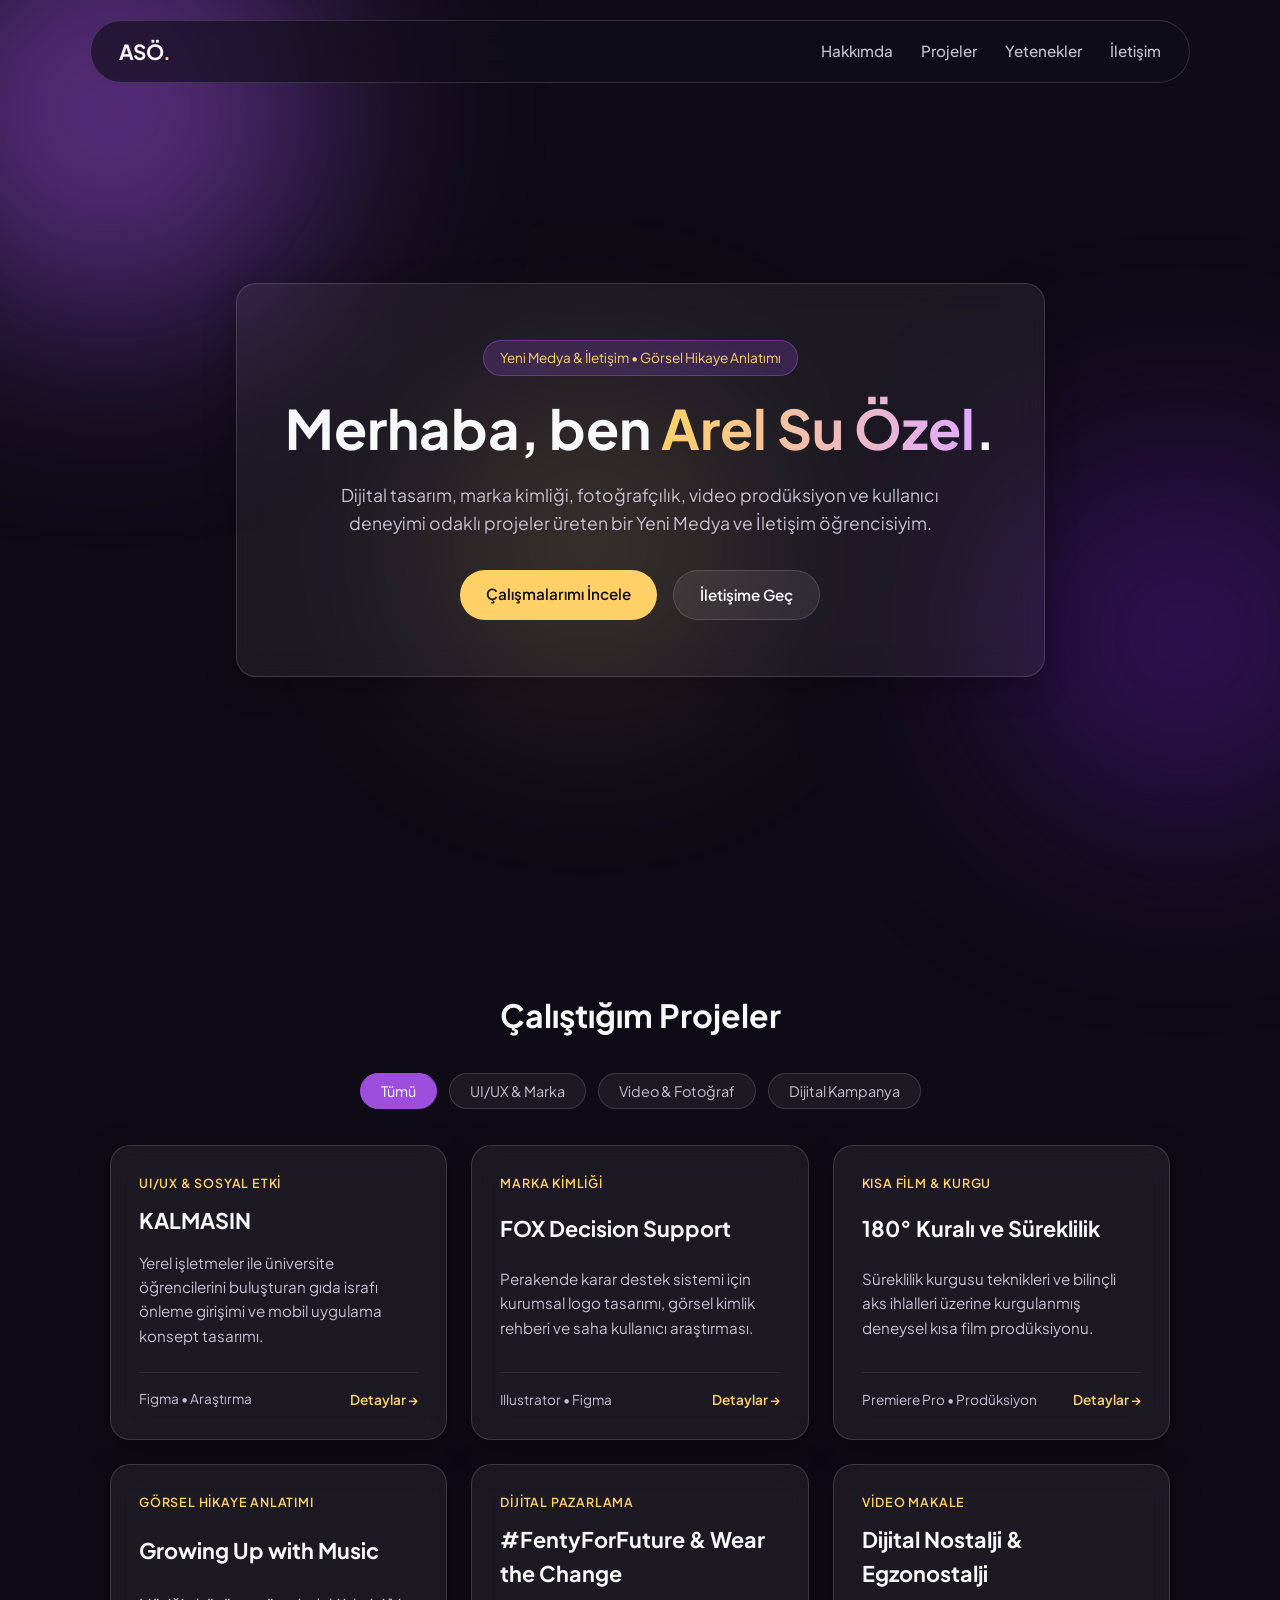
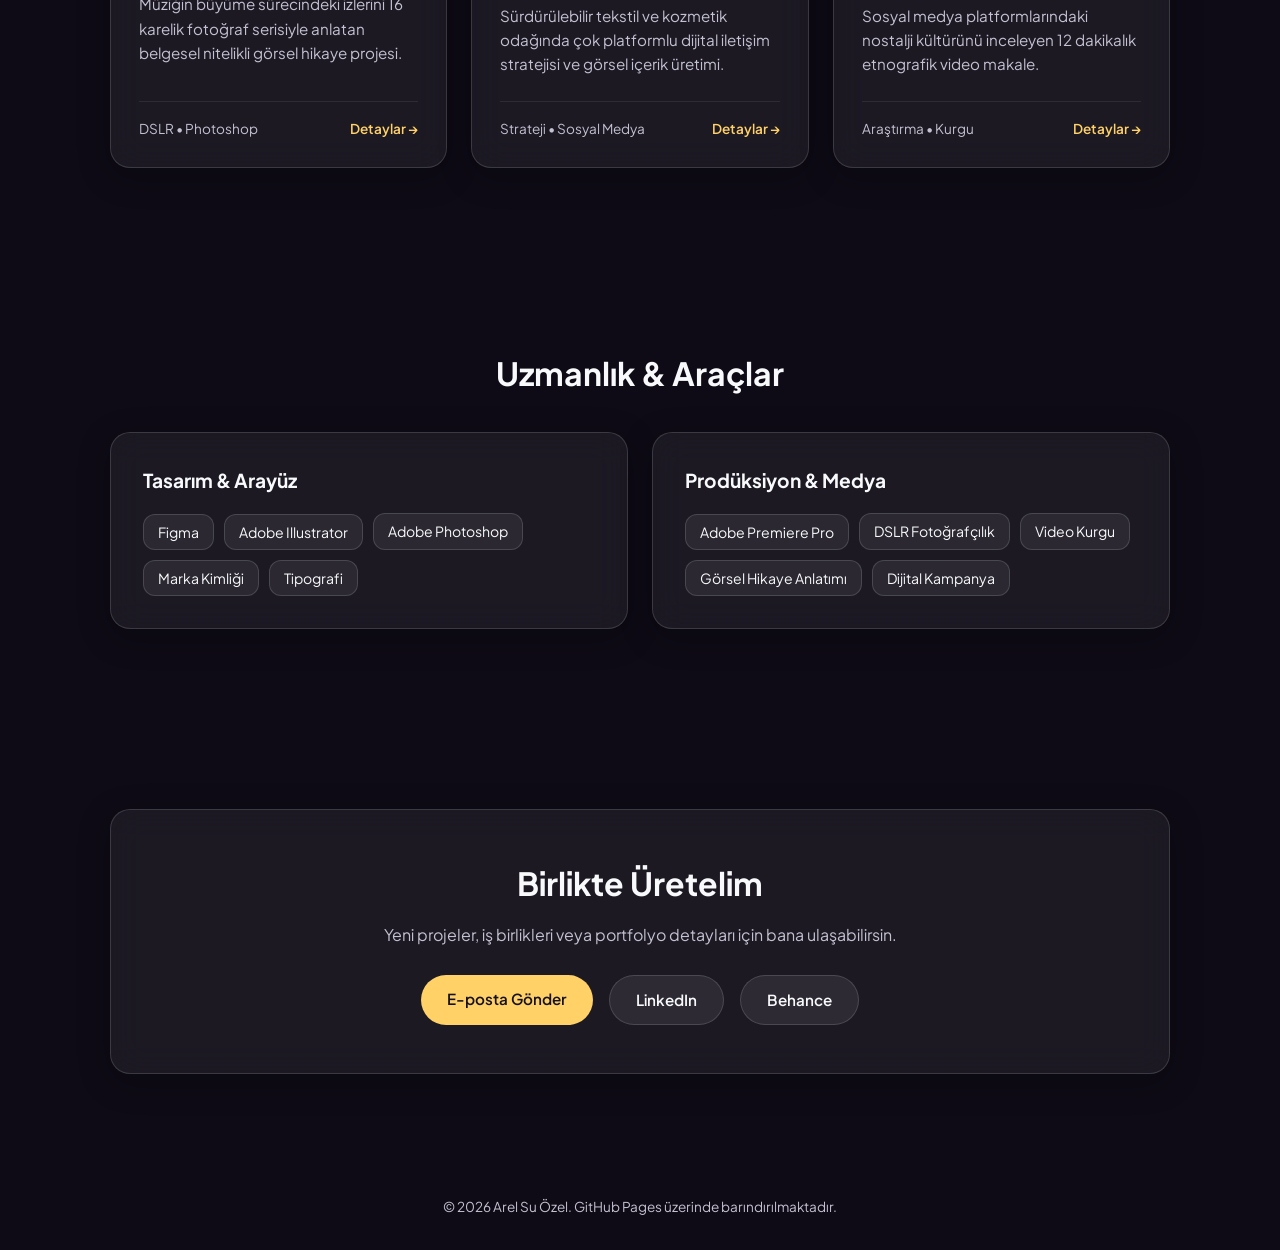
<file: KALMASIN/Portfolyo/index.html>
<!DOCTYPE html>
<html lang="tr">
<head>
    <meta charset="UTF-8">
    <meta name="viewport" content="width=device-width, initial-scale=1.0">
    <title>Arel Su Özel | Portfolyo</title>
    <!-- Google Fonts: Plus Jakarta Sans -->
    <link rel="preconnect" href="https://fonts.googleapis.com">
    <link rel="preconnect" href="https://fonts.gstatic.com" crossorigin>
    <link href="https://fonts.googleapis.com/css2?family=Plus+Jakarta+Sans:wght@300;400;600;700&display=swap" rel="stylesheet">
    <!-- CSS Bağlantısı -->
    <link rel="stylesheet" href="style.css">
</head>
<body>
    <!-- Arka Plan Işık Küreleri (Glassmorphism derinliği için) -->
    <div class="bg-orb orb-1"></div>
    <div class="bg-orb orb-2"></div>
    <div class="bg-orb orb-3"></div>

    <!-- Üst Navigasyon -->
    <header class="glass-nav">
        <div class="nav-container">
            <a href="#" class="logo">ASÖ<span>.</span></a>
            <nav class="nav-links" id="navLinks">
                <a href="#hakkimda">Hakkımda</a>
                <a href="#projeler">Projeler</a>
                <a href="#yetenekler">Yetenekler</a>
                <a href="#iletisim">İletişim</a>
            </nav>
            <button class="menu-toggle" id="menuToggle" aria-label="Menüyü Aç">☰</button>
        </div>
    </header>

    <main>
        <!-- Hero Bölümü -->
        <section id="hakkimda" class="hero-section">
            <div class="glass-card hero-card">
                <span class="badge">Yeni Medya & İletişim • Görsel Hikaye Anlatımı</span>
                <h1>Merhaba, ben <span class="highlight">Arel Su Özel</span>.</h1>
                <p>
                    Dijital tasarım, marka kimliği, fotoğrafçılık, video prodüksiyon ve kullanıcı deneyimi odaklı projeler üreten bir Yeni Medya ve İletişim öğrencisiyim.
                </p>
                <div class="hero-buttons">
                    <a href="#projeler" class="btn btn-primary">Çalışmalarımı İncele</a>
                    <a href="#iletisim" class="btn btn-secondary">İletişime Geç</a>
                </div>
            </div>
        </section>

        <!-- Projeler Bölümü -->
        <section id="projeler" class="section-container">
            <h2 class="section-title">Çalıştığım Projeler</h2>
            
            <!-- Filtre Butonları -->
            <div class="filter-bar">
                <button class="filter-btn active" data-filter="all">Tümü</button>
                <button class="filter-btn" data-filter="ux">UI/UX & Marka</button>
                <button class="filter-btn" data-filter="video">Video & Fotoğraf</button>
                <button class="filter-btn" data-filter="kampanya">Dijital Kampanya</button>
            </div>

            <!-- Proje Kartları -->
            <div class="projects-grid">
                <article class="glass-card project-card" data-category="ux">
                    <div class="project-tag">UI/UX & Sosyal Etki</div>
                    <h3>KALMASIN</h3>
                    <p>Yerel işletmeler ile üniversite öğrencilerini buluşturan gıda israfı önleme girişimi ve mobil uygulama konsept tasarımı.</p>
                    <div class="project-footer">
                        <span>Figma • Araştırma</span>
                        <a href="#" class="project-link">Detaylar →</a>
                    </div>
                </article>

                <article class="glass-card project-card" data-category="ux">
                    <div class="project-tag">Marka Kimliği</div>
                    <h3>FOX Decision Support</h3>
                    <p>Perakende karar destek sistemi için kurumsal logo tasarımı, görsel kimlik rehberi ve saha kullanıcı araştırması.</p>
                    <div class="project-footer">
                        <span>Illustrator • Figma</span>
                        <a href="#" class="project-link">Detaylar →</a>
                    </div>
                </article>

                <article class="glass-card project-card" data-category="video">
                    <div class="project-tag">Kısa Film & Kurgu</div>
                    <h3>180° Kuralı ve Süreklilik</h3>
                    <p>Süreklilik kurgusu teknikleri ve bilinçli aks ihlalleri üzerine kurgulanmış deneysel kısa film prodüksiyonu.</p>
                    <div class="project-footer">
                        <span>Premiere Pro • Prodüksiyon</span>
                        <a href="#" class="project-link">Detaylar →</a>
                    </div>
                </article>

                <article class="glass-card project-card" data-category="video">
                    <div class="project-tag">Görsel Hikaye Anlatımı</div>
                    <h3>Growing Up with Music</h3>
                    <p>Müziğin büyüme sürecindeki izlerini 16 karelik fotoğraf serisiyle anlatan belgesel nitelikli görsel hikaye projesi.</p>
                    <div class="project-footer">
                        <span>DSLR • Photoshop</span>
                        <a href="#" class="project-link">Detaylar →</a>
                    </div>
                </article>

                <article class="glass-card project-card" data-category="kampanya">
                    <div class="project-tag">Dijital Pazarlama</div>
                    <h3>#FentyForFuture & Wear the Change</h3>
                    <p>Sürdürülebilir tekstil ve kozmetik odağında çok platformlu dijital iletişim stratejisi ve görsel içerik üretimi.</p>
                    <div class="project-footer">
                        <span>Strateji • Sosyal Medya</span>
                        <a href="#" class="project-link">Detaylar →</a>
                    </div>
                </article>

                <article class="glass-card project-card" data-category="video">
                    <div class="project-tag">Video Makale</div>
                    <h3>Dijital Nostalji & Egzonostalji</h3>
                    <p>Sosyal medya platformlarındaki nostalji kültürünü inceleyen 12 dakikalık etnografik video makale.</p>
                    <div class="project-footer">
                        <span>Araştırma • Kurgu</span>
                        <a href="#" class="project-link">Detaylar →</a>
                    </div>
                </article>
            </div>
        </section>

        <!-- Yetenekler & Araçlar Bölümü -->
        <section id="yetenekler" class="section-container">
            <h2 class="section-title">Uzmanlık & Araçlar</h2>
            <div class="skills-grid">
                <div class="glass-card skill-box">
                    <h3>Tasarım & Arayüz</h3>
                    <div class="tags">
                        <span>Figma</span>
                        <span>Adobe Illustrator</span>
                        <span>Adobe Photoshop</span>
                        <span>Marka Kimliği</span>
                        <span>Tipografi</span>
                    </div>
                </div>
                <div class="glass-card skill-box">
                    <h3>Prodüksiyon & Medya</h3>
                    <div class="tags">
                        <span>Adobe Premiere Pro</span>
                        <span>DSLR Fotoğrafçılık</span>
                        <span>Video Kurgu</span>
                        <span>Görsel Hikaye Anlatımı</span>
                        <span>Dijital Kampanya</span>
                    </div>
                </div>
            </div>
        </section>

        <!-- İletişim Bölümü -->
        <section id="iletisim" class="section-container">
            <div class="glass-card contact-card">
                <h2>Birlikte Üretelim</h2>
                <p>Yeni projeler, iş birlikleri veya portfolyo detayları için bana ulaşabilirsin.</p>
                <div class="contact-links">
                    <a href="mailto:ornek@email.com" class="btn btn-primary">E-posta Gönder</a>
                    <a href="https://linkedin.com" target="_blank" rel="noopener" class="btn btn-secondary">LinkedIn</a>
                    <a href="https://behance.net" target="_blank" rel="noopener" class="btn btn-secondary">Behance</a>
                </div>
            </div>
        </section>
    </main>

    <footer>
        <p>© 2026 Arel Su Özel. GitHub Pages üzerinde barındırılmaktadır.</p>
    </footer>

    <!-- JS Bağlantısı -->
    <script src="script.js"></script>
</body>
</html>
</file>
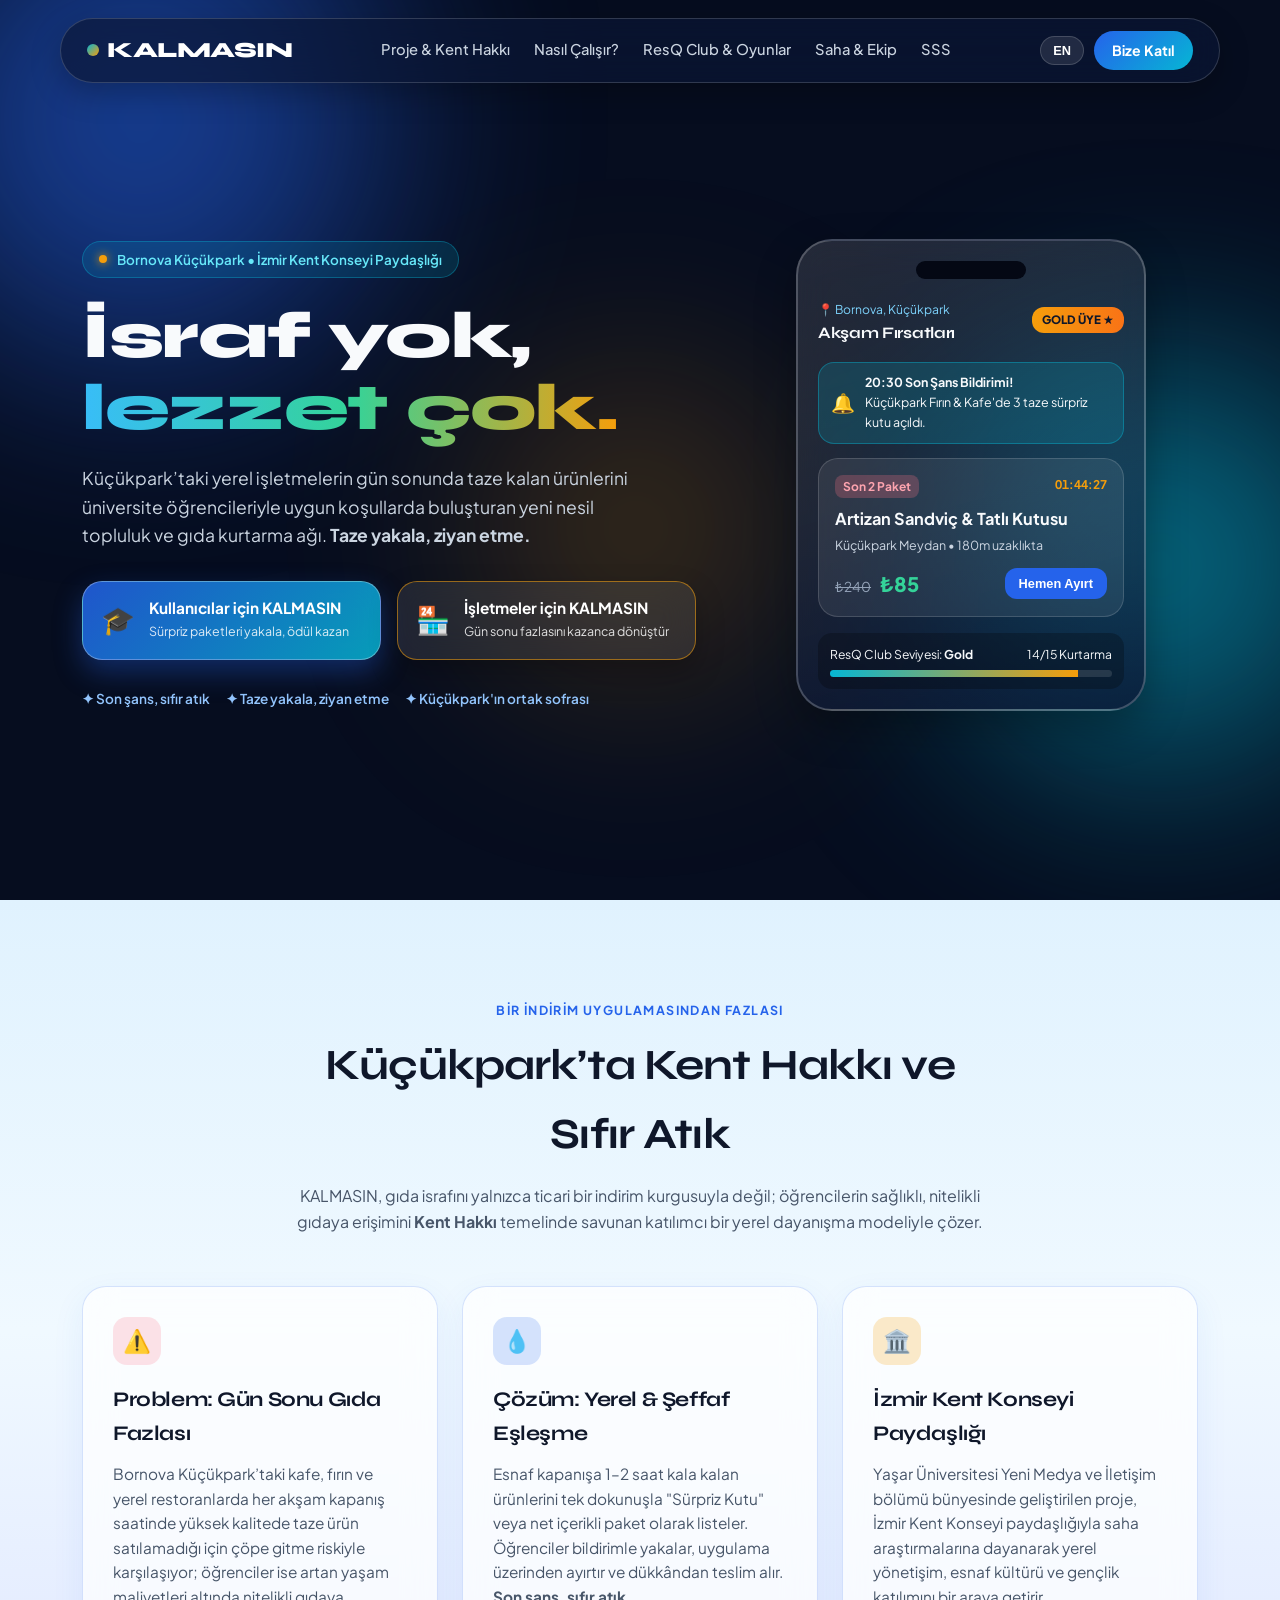
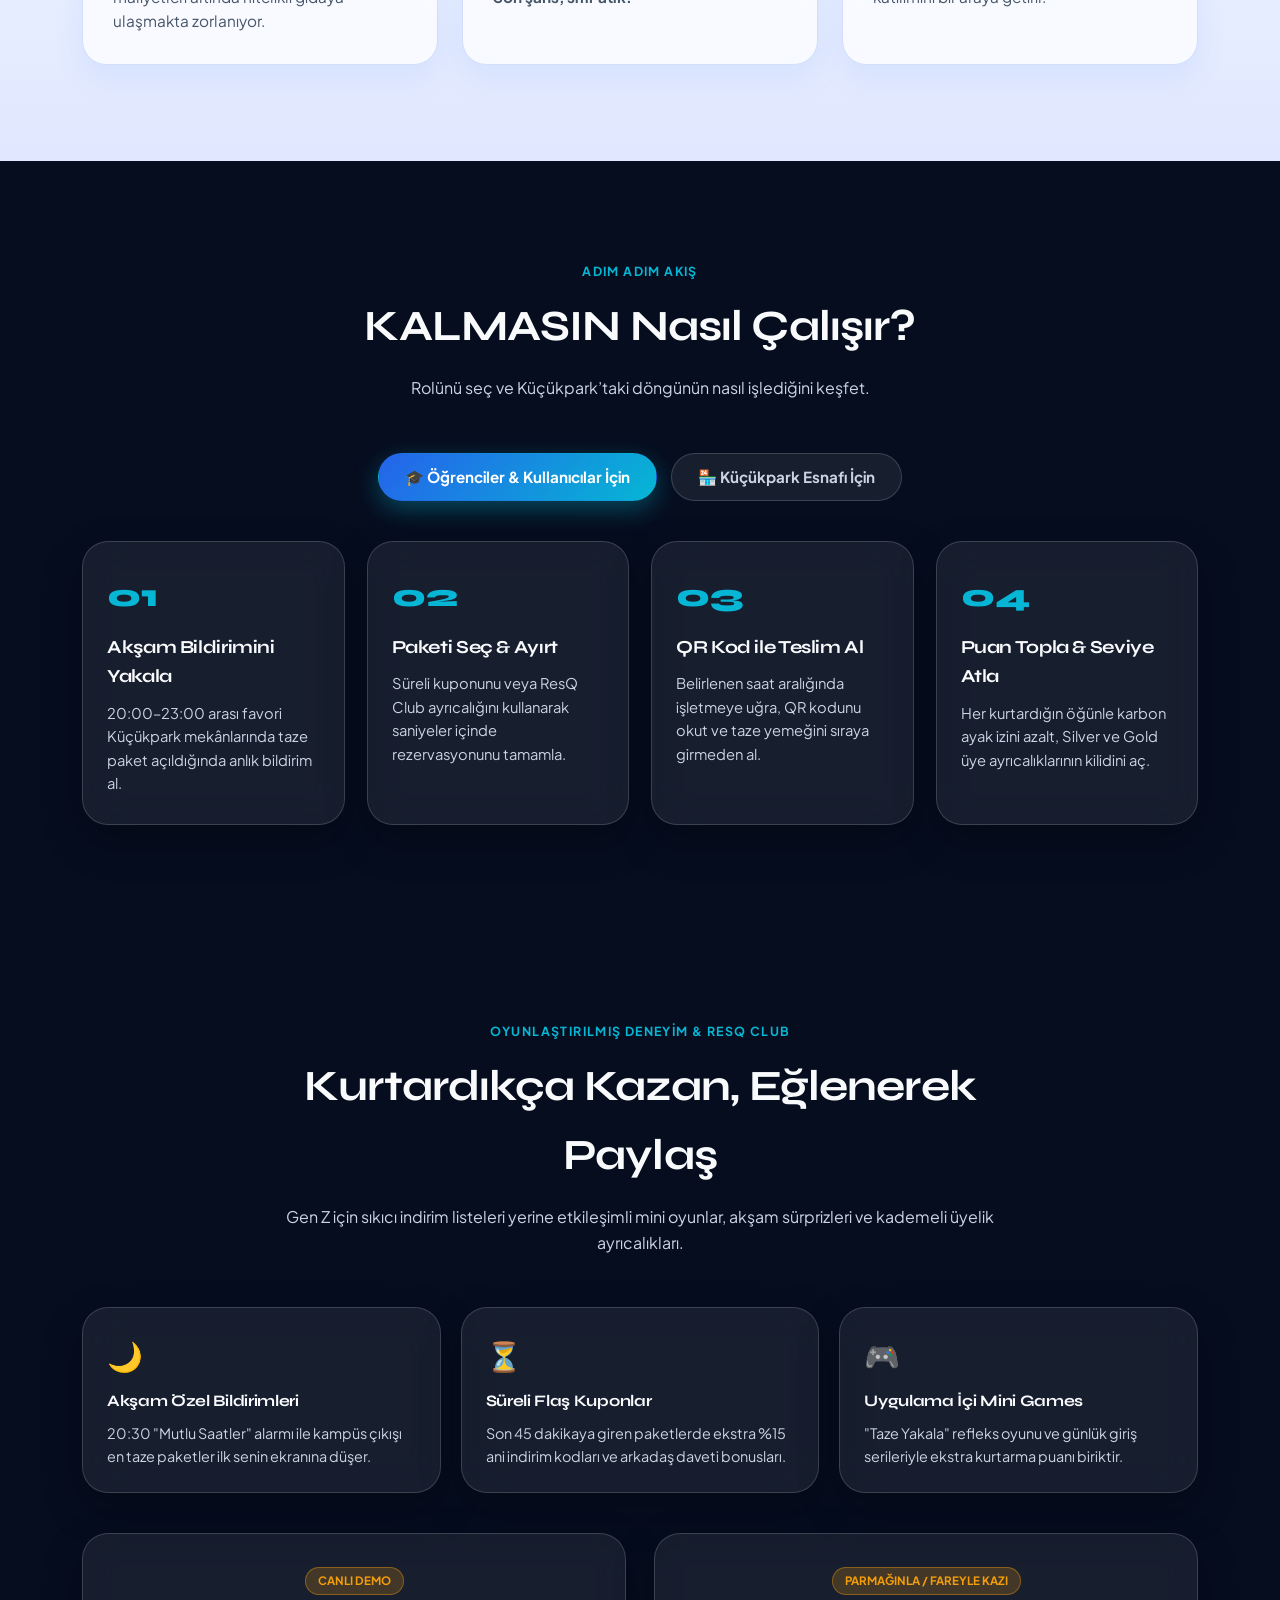
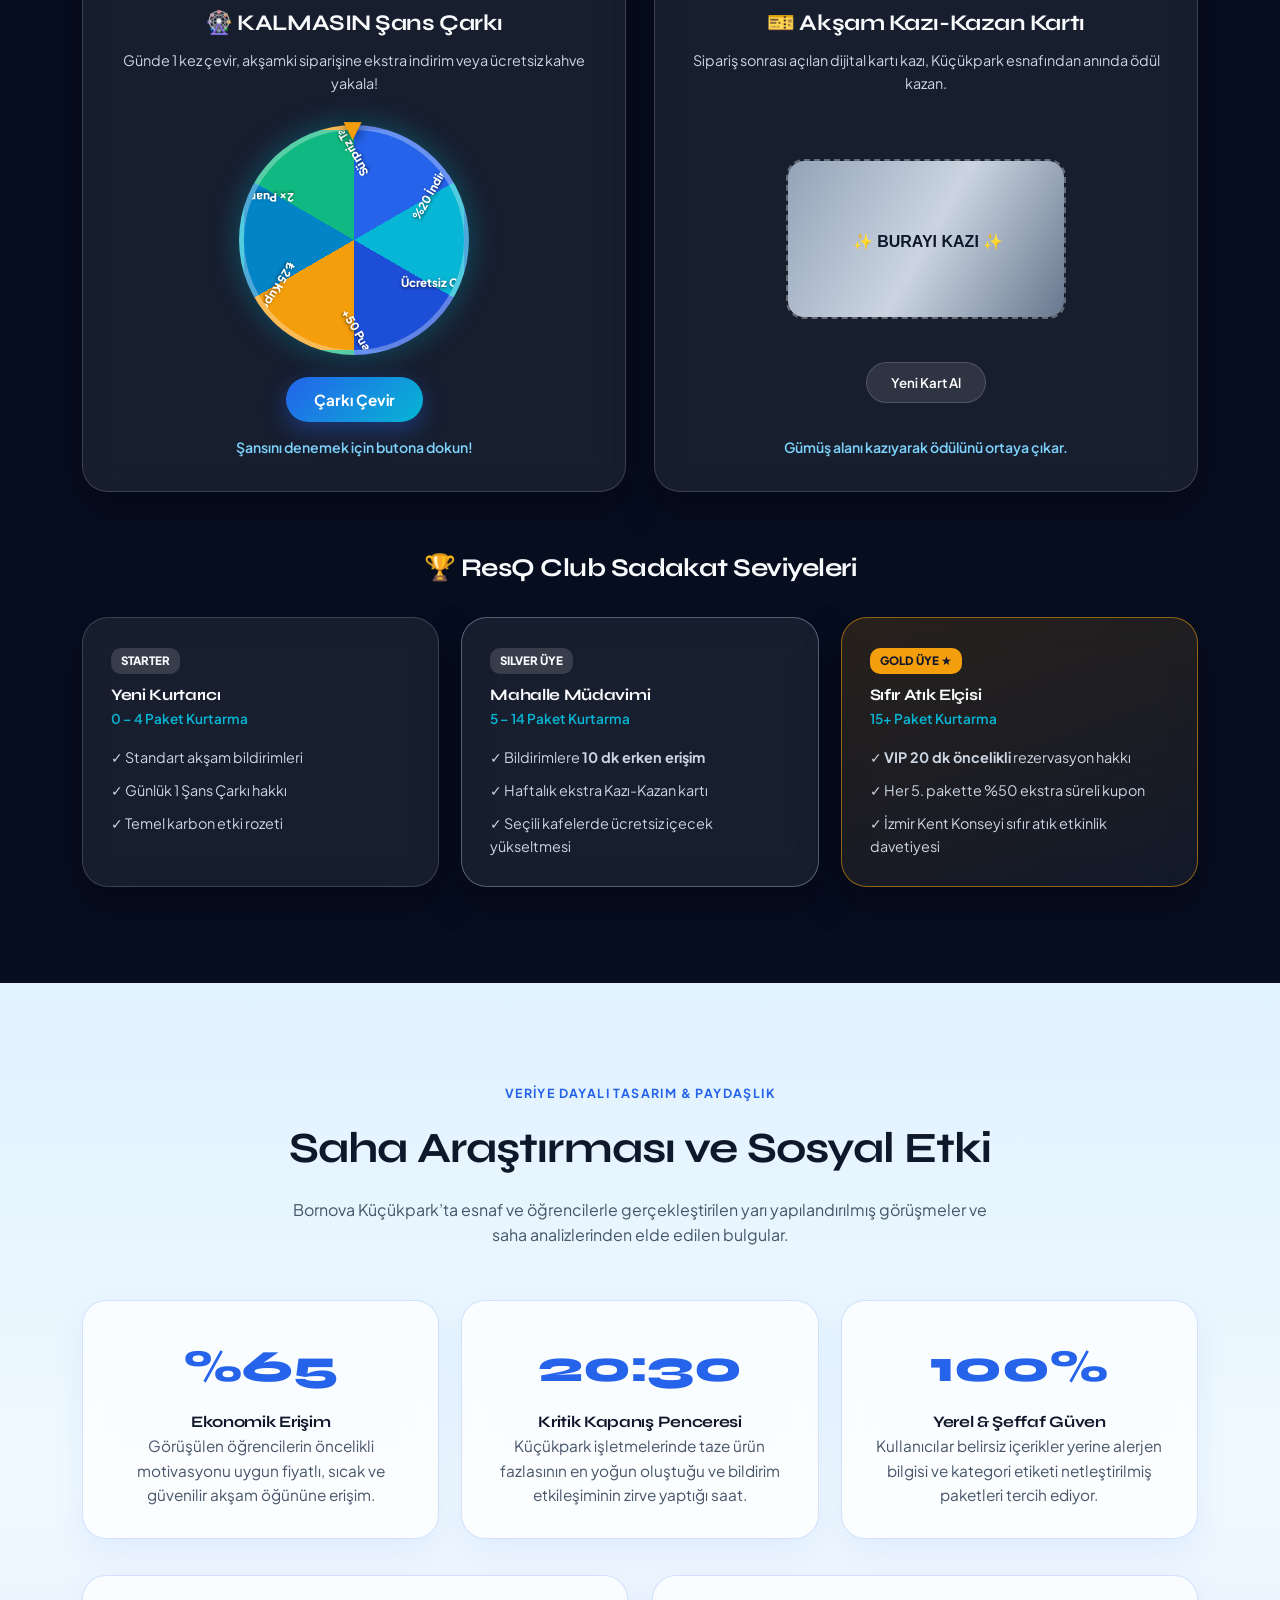
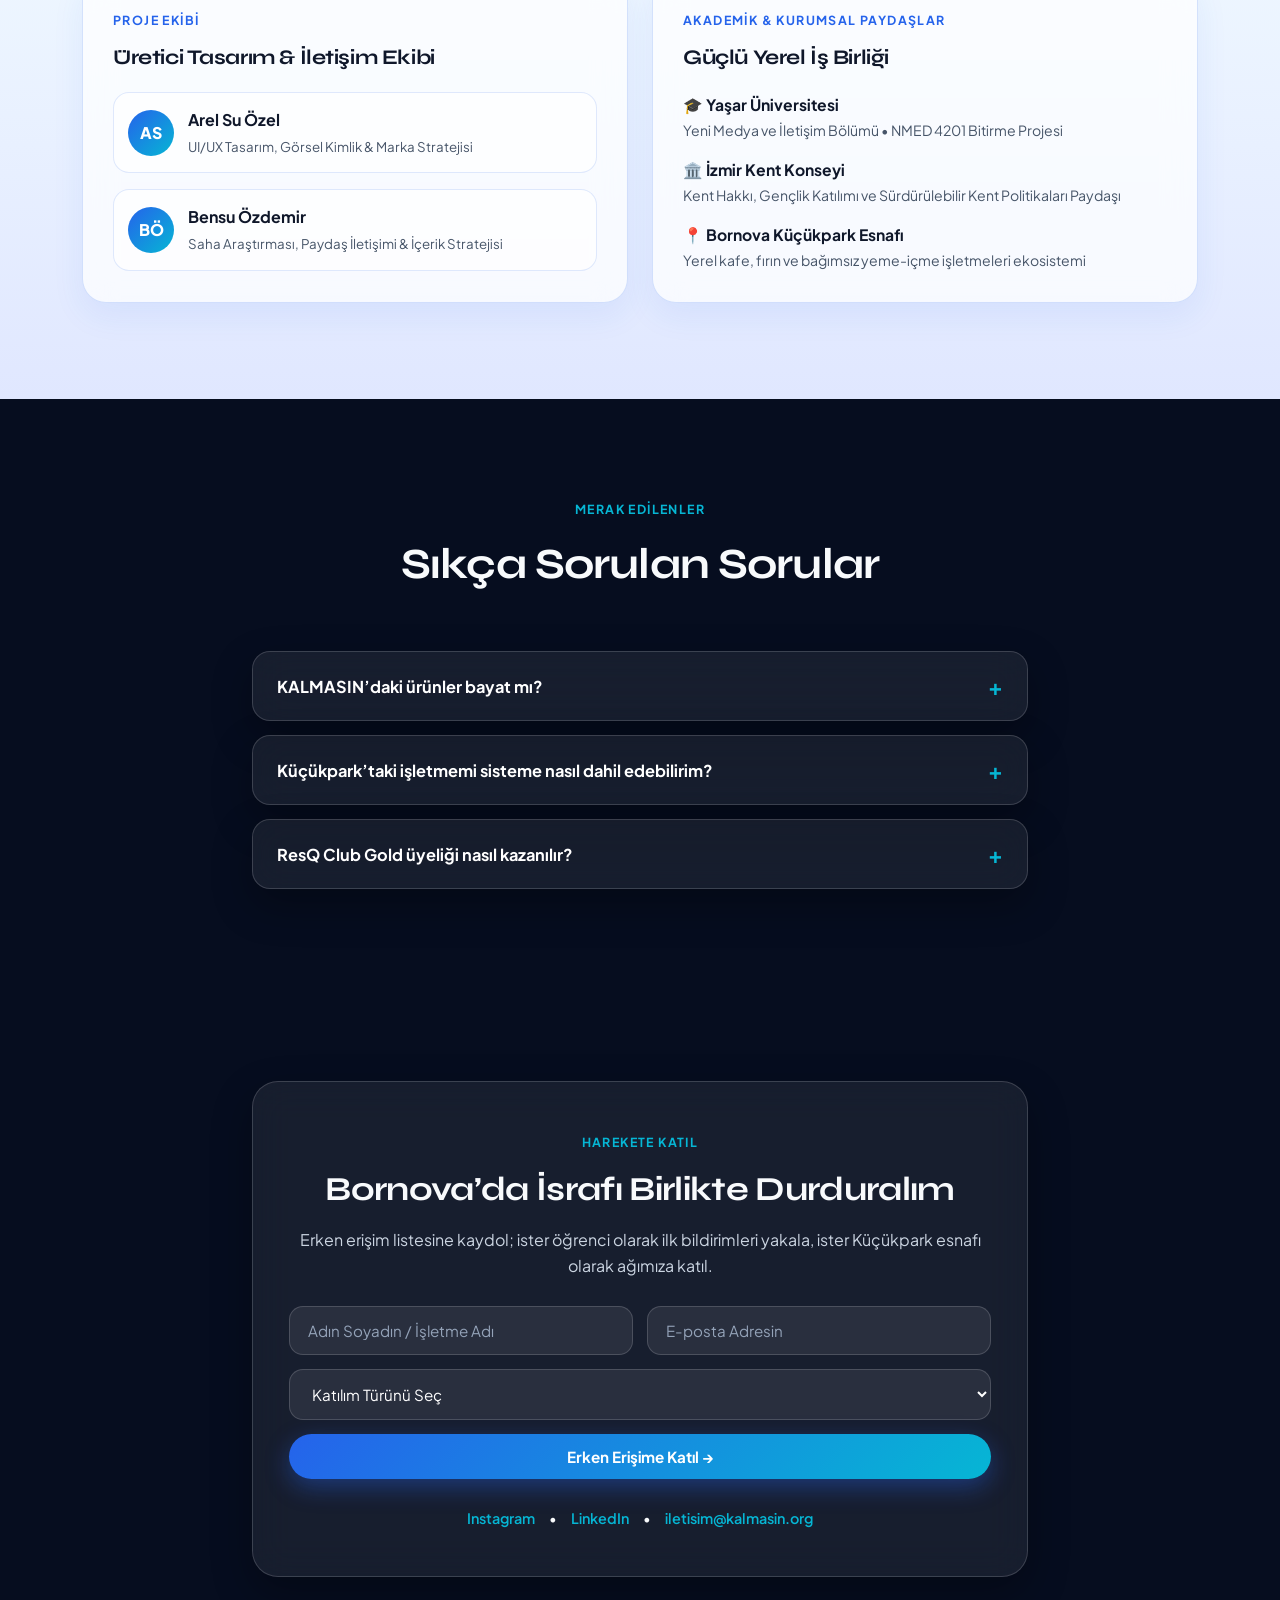
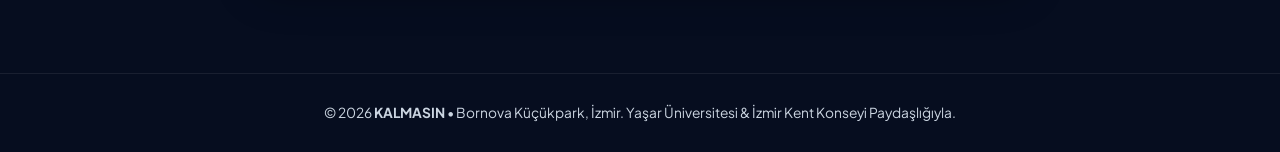
<file: KALMASIN/Portfolyo/kalmasin/index.html>
<!DOCTYPE html>
<html lang="tr">
<head>
    <meta charset="UTF-8">
    <meta name="viewport" content="width=device-width, initial-scale=1.0">
    <title>KALMASIN | İsraf Yok, Lezzet Çok • Bornova Küçükpark</title>
    <!-- Google Fonts: Syne (Bold & Akılda Kalıcı Başlıklar) + Plus Jakarta Sans (Okunaklı Metinler) -->
    <link rel="preconnect" href="https://fonts.googleapis.com">
    <link rel="preconnect" href="https://fonts.gstatic.com" crossorigin>
    <link href="https://fonts.googleapis.com/css2?family=Plus+Jakarta+Sans:wght@400;500;600;700&family=Syne:wght@700;800&display=swap" rel="stylesheet">
    <link rel="stylesheet" href="style.css">
</head>
<body>
    <!-- Hareketli Glassmorphism Arka Plan Küreleri -->
    <div class="ambient-bg">
        <div class="orb orb-blue"></div>
        <div class="orb orb-cyan"></div>
        <div class="orb orb-amber"></div>
    </div>

    <!-- Üst Navigasyon (Glass Navbar) -->
    <header class="glass-navbar">
        <div class="nav-inner">
            <a href="#hero" class="brand-logo">
                <span class="logo-dot"></span>KALMASIN
            </a>

            <nav class="nav-menu" id="navMenu">
                <a href="#hakkinda" data-i18n="nav_about">Proje & Kent Hakkı</a>
                <a href="#nasil-calisir" data-i18n="nav_how">Nasıl Çalışır?</a>
                <a href="#ayricaliklar" data-i18n="nav_perks">ResQ Club & Oyunlar</a>
                <a href="#etki" data-i18n="nav_impact">Saha & Ekip</a>
                <a href="#sss" data-i18n="nav_faq">SSS</a>
            </nav>

            <div class="nav-actions">
                <button class="lang-btn" id="langToggle" aria-label="Dil Değiştir">EN</button>
                <a href="#katil" class="btn-nav-cta" data-i18n="nav_join">Bize Katıl</a>
                <button class="mobile-toggle" id="mobileToggle" aria-label="Menü">☰</button>
            </div>
        </div>
    </header>

    <main>
        <!-- 1. HERO BÖLÜMÜ (Basic Anlatım + İki Ana Rol Butonu + Canlı App Mockup) -->
        <section id="hero" class="hero-section">
            <div class="container hero-grid">
                <div class="hero-content reveal">
                    <div class="location-pill">
                        <span class="pulse-dot"></span>
                        <span data-i18n="hero_badge">Bornova Küçükpark • İzmir Kent Konseyi Paydaşlığı</span>
                    </div>

                    <h1 class="hero-title" data-i18n="hero_title">
                        İsraf yok, <span class="gradient-text">lezzet çok.</span>
                    </h1>

                    <p class="hero-subtitle" data-i18n="hero_desc">
                        Küçükpark’taki yerel işletmelerin gün sonunda taze kalan ürünlerini üniversite öğrencileriyle uygun koşullarda buluşturan yeni nesil topluluk ve gıda kurtarma ağı. <strong>Taze yakala, ziyan etme.</strong>
                    </p>

                    <!-- İstenen İki Ana Yönlendirme Butonu -->
                    <div class="dual-role-cta">
                        <a href="#nasil-calisir" class="btn-role btn-student" data-role-select="student">
                            <span class="role-icon">🎓</span>
                            <div>
                                <strong data-i18n="btn_users">Kullanıcılar için KALMASIN</strong>
                                <small data-i18n="btn_users_sub">Sürpriz paketleri yakala, ödül kazan</small>
                            </div>
                        </a>
                        <a href="#nasil-calisir" class="btn-role btn-business" data-role-select="business">
                            <span class="role-icon">🏪</span>
                            <div>
                                <strong data-i18n="btn_business">İşletmeler için KALMASIN</strong>
                                <small data-i18n="btn_business_sub">Gün sonu fazlasını kazanca dönüştür</small>
                            </div>
                        </a>
                    </div>

                    <div class="slogan-ticker">
                        <span>✦ Son şans, sıfır atık</span>
                        <span>✦ Taze yakala, ziyan etme</span>
                        <span>✦ Küçükpark'ın ortak sofrası</span>
                    </div>
                </div>

                <!-- Hero İnteraktif Telefon Mockup -->
                <div class="hero-visual reveal">
                    <div class="phone-mockup glass-panel">
                        <div class="phone-notch"></div>
                        <div class="phone-header">
                            <div>
                                <small>📍 Bornova, Küçükpark</small>
                                <h4>Akşam Fırsatları</h4>
                            </div>
                            <span class="club-badge">GOLD ÜYE ★</span>
                        </div>

                        <!-- Akşam Saati Özel Bildirim Kartı -->
                        <div class="notif-banner">
                            <span class="notif-icon">🔔</span>
                            <div>
                                <strong>20:30 Son Şans Bildirimi!</strong>
                                <p>Küçükpark Fırın & Kafe'de 3 taze sürpriz kutu açıldı.</p>
                            </div>
                        </div>

                        <!-- Uygulama İçi Ürün Kartı -->
                        <div class="app-deal-card">
                            <div class="deal-top">
                                <span class="deal-tag">Son 2 Paket</span>
                                <span class="deal-timer" id="phoneCountdown">01:44:29</span>
                            </div>
                            <h5>Artizan Sandviç & Tatlı Kutusu</h5>
                            <p>Küçükpark Meydan • 180m uzaklıkta</p>
                            <div class="deal-price-row">
                                <div>
                                    <span class="old-price">₺240</span>
                                    <span class="new-price">₺85</span>
                                </div>
                                <button class="mini-grab-btn" id="demoGrabBtn">Hemen Ayırt</button>
                            </div>
                        </div>

                        <!-- Mini İlerleme Çubuğu -->
                        <div class="resq-progress">
                            <div class="progress-info">
                                <span>ResQ Club Seviyesi: <strong>Gold</strong></span>
                                <span>14/15 Kurtarma</span>
                            </div>
                            <div class="progress-bar">
                                <div class="progress-fill" style="width: 88%;"></div>
                            </div>
                        </div>
                    </div>
                </div>
            </div>
        </section>

        <!-- 2. PROJE HAKKINDA & PROBLEM / ÇÖZÜM (Açık Buzlu Yüzey Kontrastı) -->
        <section id="hakkinda" class="section-light">
            <div class="container">
                <div class="section-header reveal">
                    <span class="eyebrow" data-i18n="about_eyebrow">BİR İNDİRİM UYGULAMASINDAN FAZLASI</span>
                    <h2 data-i18n="about_title">Küçükpark’ta Kent Hakkı ve Sıfır Atık</h2>
                    <p data-i18n="about_lead">
                        KALMASIN, gıda israfını yalnızca ticari bir indirim kurgusuyla değil; öğrencilerin sağlıklı, nitelikli gıdaya erişimini <strong>Kent Hakkı</strong> temelinde savunan katılımcı bir yerel dayanışma modeliyle çözer.
                    </p>
                </div>

                <div class="problem-solution-grid">
                    <div class="glass-card-light reveal">
                        <div class="card-icon red-glow">⚠️</div>
                        <h3 data-i18n="prob_title">Problem: Gün Sonu Gıda Fazlası</h3>
                        <p data-i18n="prob_desc">
                            Bornova Küçükpark’taki kafe, fırın ve yerel restoranlarda her akşam kapanış saatinde yüksek kalitede taze ürün satılamadığı için çöpe gitme riskiyle karşılaşıyor; öğrenciler ise artan yaşam maliyetleri altında nitelikli gıdaya ulaşmakta zorlanıyor.
                        </p>
                    </div>

                    <div class="glass-card-light reveal">
                        <div class="card-icon blue-glow">💧</div>
                        <h3 data-i18n="sol_title">Çözüm: Yerel & Şeffaf Eşleşme</h3>
                        <p data-i18n="sol_desc">
                            Esnaf kapanışa 1–2 saat kala kalan ürünlerini tek dokunuşla "Sürpriz Kutu" veya net içerikli paket olarak listeler. Öğrenciler bildirimle yakalar, uygulama üzerinden ayırtır ve dükkândan teslim alır. <strong>Son şans, sıfır atık.</strong>
                        </p>
                    </div>

                    <div class="glass-card-light reveal">
                        <div class="card-icon amber-glow">🏛️</div>
                        <h3 data-i18n="civic_title">İzmir Kent Konseyi Paydaşlığı</h3>
                        <p data-i18n="civic_desc">
                            Yaşar Üniversitesi Yeni Medya ve İletişim bölümü bünyesinde geliştirilen proje, İzmir Kent Konseyi paydaşlığıyla saha araştırmalarına dayanarak yerel yönetişim, esnaf kültürü ve gençlik katılımını bir araya getirir.
                        </p>
                    </div>
                </div>
            </div>
        </section>

        <!-- 3. NASIL ÇALIŞIR? (İnteraktif Öğrenci / Esnaf Sekmeleri) -->
        <section id="nasil-calisir" class="section-dark">
            <div class="container">
                <div class="section-header reveal">
                    <span class="eyebrow">ADIM ADIM AKIŞ</span>
                    <h2 data-i18n="how_title">KALMASIN Nasıl Çalışır?</h2>
                    <p data-i18n="how_sub">Rolünü seç ve Küçükpark’taki döngünün nasıl işlediğini keşfet.</p>
                </div>

                <!-- Sekme Butonları -->
                <div class="tabs-wrapper reveal">
                    <button class="tab-btn active" data-tab="student" data-i18n="tab_student">🎓 Öğrenciler & Kullanıcılar İçin</button>
                    <button class="tab-btn" data-tab="business" data-i18n="tab_business">🏪 Küçükpark Esnafı İçin</button>
                </div>

                <!-- Öğrenci Akışı -->
                <div class="tab-content active" id="tab-student">
                    <div class="steps-grid">
                        <div class="glass-panel step-card">
                            <span class="step-num">01</span>
                            <h4>Akşam Bildirimini Yakala</h4>
                            <p>20:00–23:00 arası favori Küçükpark mekânlarında taze paket açıldığında anlık bildirim al.</p>
                        </div>
                        <div class="glass-panel step-card">
                            <span class="step-num">02</span>
                            <h4>Paketi Seç & Ayırt</h4>
                            <p>Süreli kuponunu veya ResQ Club ayrıcalığını kullanarak saniyeler içinde rezervasyonunu tamamla.</p>
                        </div>
                        <div class="glass-panel step-card">
                            <span class="step-num">03</span>
                            <h4>QR Kod ile Teslim Al</h4>
                            <p>Belirlenen saat aralığında işletmeye uğra, QR kodunu okut ve taze yemeğini sıraya girmeden al.</p>
                        </div>
                        <div class="glass-panel step-card">
                            <span class="step-num">04</span>
                            <h4>Puan Topla & Seviye Atla</h4>
                            <p>Her kurtardığın öğünle karbon ayak izini azalt, Silver ve Gold üye ayrıcalıklarının kilidini aç.</p>
                        </div>
                    </div>
                </div>

                <!-- Esnaf Akışı -->
                <div class="tab-content" id="tab-business">
                    <div class="steps-grid">
                        <div class="glass-panel step-card">
                            <span class="step-num">01</span>
                            <h4>30 Saniyede Paket Tanımla</h4>
                            <p>Kapanışa yakın elde kalan taze ürün adedini ve teslim saat aralığını esnaf panelinden gir.</p>
                        </div>
                        <div class="glass-panel step-card">
                            <span class="step-num">02</span>
                            <h4>Mahalle Öğrencilerine Ulaş</h4>
                            <p>Küçükpark çevresindeki yüzlerce aktif öğrenciye konum bazlı anlık bildirim otomatik gönderilsin.</p>
                        </div>
                        <div class="glass-panel step-card">
                            <span class="step-num">03</span>
                            <h4>Hızlı QR Teslimatı</h4>
                            <p>Müşteri dükkâna geldiğinde uygulama ekranındaki QR kodu onayla; paketleme ve servis yükü olmadan teslim et.</p>
                        </div>
                        <div class="glass-panel step-card">
                            <span class="step-num">04</span>
                            <h4>Maliyeti Kurtar, Görünür Ol</h4>
                            <p>Çöpe gidecek ürünlerden ek gelir elde et ve "Sıfır Atık Dostu İşletme" rozetiyle yeni müdavimler kazan.</p>
                        </div>
                    </div>
                </div>
            </div>
        </section>

        <!-- 4. KULLANICI AYRICALIKLARI & OYUNLAŞTIRMA (İnteraktif Çark, Kazı Kazan, ResQ Club) -->
        <section id="ayricaliklar" class="section-dark">
            <div class="container">
                <div class="section-header reveal">
                    <span class="eyebrow">OYUNLAŞTIRILMIŞ DENEYİM & RESQ CLUB</span>
                    <h2>Kurtardıkça Kazan, Eğlenerek Paylaş</h2>
                    <p>Gen Z için sıkıcı indirim listeleri yerine etkileşimli mini oyunlar, akşam sürprizleri ve kademeli üyelik ayrıcalıkları.</p>
                </div>

                <!-- Üst Özellik Kartları -->
                <div class="perks-overview-grid reveal">
                    <div class="glass-panel perk-mini-card">
                        <div class="perk-icon">🌙</div>
                        <h4>Akşam Özel Bildirimleri</h4>
                        <p>20:30 "Mutlu Saatler" alarmı ile kampüs çıkışı en taze paketler ilk senin ekranına düşer.</p>
                    </div>
                    <div class="glass-panel perk-mini-card">
                        <div class="perk-icon">⏳</div>
                        <h4>Süreli Flaş Kuponlar</h4>
                        <p>Son 45 dakikaya giren paketlerde ekstra %15 ani indirim kodları ve arkadaş daveti bonusları.</p>
                    </div>
                    <div class="glass-panel perk-mini-card">
                        <div class="perk-icon">🎮</div>
                        <h4>Uygulama İçi Mini Games</h4>
                        <p>"Taze Yakala" refleks oyunu ve günlük giriş serileriyle ekstra kurtarma puanı biriktir.</p>
                    </div>
                </div>

                <!-- İnteraktif Oyun Alanı: Şans Çarkı + Kazı Kazan -->
                <div class="gamification-arena reveal">
                    <!-- Şans Çarkı Modülü -->
                    <div class="glass-panel game-box">
                        <div class="game-header">
                            <span class="game-badge">CANLI DEMO</span>
                            <h3>🎡 KALMASIN Şans Çarkı</h3>
                            <p>Günde 1 kez çevir, akşamki siparişine ekstra indirim veya ücretsiz kahve yakala!</p>
                        </div>

                        <div class="wheel-container">
                            <div class="wheel-pointer">▼</div>
                            <div class="wheel" id="spinWheel">
                                <div class="wheel-segment" style="--i:0;"><span>%20 İndirim</span></div>
                                <div class="wheel-segment" style="--i:1;"><span>Ücretsiz Çay</span></div>
                                <div class="wheel-segment" style="--i:2;"><span>+50 Puan</span></div>
                                <div class="wheel-segment" style="--i:3;"><span>₺25 Kupon</span></div>
                                <div class="wheel-segment" style="--i:4;"><span>2x Puan</span></div>
                                <div class="wheel-segment" style="--i:5;"><span>Sürpriz Tatlı</span></div>
                            </div>
                        </div>

                        <button class="btn-primary-glow" id="spinBtn">Çarkı Çevir</button>
                        <p class="game-result" id="wheelResult">Şansını denemek için butona dokun!</p>
                    </div>

                    <!-- Kazı Kazan Modülü -->
                    <div class="glass-panel game-box">
                        <div class="game-header">
                            <span class="game-badge">PARMAĞINLA / FAREYLE KAZI</span>
                            <h3>🎫 Akşam Kazı-Kazan Kartı</h3>
                            <p>Sipariş sonrası açılan dijital kartı kazı, Küçükpark esnafından anında ödül kazan.</p>
                        </div>

                        <div class="scratch-wrapper">
                            <div class="scratch-secret">
                                <span class="secret-emoji">🥐</span>
                                <strong id="scratchPrizeText">KÜÇÜKPARK20</strong>
                                <small>Sonraki pakette anında ₺20 indirim!</small>
                            </div>
                            <canvas id="scratchCanvas" width="280" height="160"></canvas>
                        </div>

                        <button class="btn-secondary-glass" id="resetScratchBtn">Yeni Kart Al</button>
                        <p class="game-result" id="scratchStatus">Gümüş alanı kazıyarak ödülünü ortaya çıkar.</p>
                    </div>
                </div>

                <!-- ResQ Club Üyelik Seviyeleri -->
                <div class="resq-tiers-wrapper reveal">
                    <h3 class="tiers-title">🏆 ResQ Club Sadakat Seviyeleri</h3>
                    <div class="tiers-grid">
                        <div class="glass-panel tier-card tier-starter">
                            <div class="tier-header">
                                <span class="tier-badge">STARTER</span>
                                <h4>Yeni Kurtarıcı</h4>
                            </div>
                            <p class="tier-req">0 – 4 Paket Kurtarma</p>
                            <ul>
                                <li>✓ Standart akşam bildirimleri</li>
                                <li>✓ Günlük 1 Şans Çarkı hakkı</li>
                                <li>✓ Temel karbon etki rozeti</li>
                            </ul>
                        </div>

                        <div class="glass-panel tier-card tier-silver">
                            <div class="tier-header">
                                <span class="tier-badge">SILVER ÜYE</span>
                                <h4>Mahalle Müdavimi</h4>
                            </div>
                            <p class="tier-req">5 – 14 Paket Kurtarma</p>
                            <ul>
                                <li>✓ Bildirimlere <strong>10 dk erken erişim</strong></li>
                                <li>✓ Haftalık ekstra Kazı-Kazan kartı</li>
                                <li>✓ Seçili kafelerde ücretsiz içecek yükseltmesi</li>
                            </ul>
                        </div>

                        <div class="glass-panel tier-card tier-gold">
                            <div class="tier-header">
                                <span class="tier-badge">GOLD ÜYE ★</span>
                                <h4>Sıfır Atık Elçisi</h4>
                            </div>
                            <p class="tier-req">15+ Paket Kurtarma</p>
                            <ul>
                                <li>✓ <strong>VIP 20 dk öncelikli</strong> rezervasyon hakkı</li>
                                <li>✓ Her 5. pakette %50 ekstra süreli kupon</li>
                                <li>✓ İzmir Kent Konseyi sıfır atık etkinlik davetiyesi</li>
                            </ul>
                        </div>
                    </div>
                </div>
            </div>
        </section>

        <!-- 5. SAHA ARAŞTIRMASI, SOSYAL ETKİ & EKİP (Açık Yüzey Kontrastı) -->
        <section id="etki" class="section-light">
            <div class="container">
                <div class="section-header reveal">
                    <span class="eyebrow">VERİYE DAYALI TASARIM & PAYDAŞLIK</span>
                    <h2>Saha Araştırması ve Sosyal Etki</h2>
                    <p>Bornova Küçükpark’ta esnaf ve öğrencilerle gerçekleştirilen yarı yapılandırılmış görüşmeler ve saha analizlerinden elde edilen bulgular.</p>
                </div>

                <div class="stats-grid reveal">
                    <div class="glass-card-light stat-card">
                        <span class="stat-number">%65</span>
                        <h4>Ekonomik Erişim</h4>
                        <p>Görüşülen öğrencilerin öncelikli motivasyonu uygun fiyatlı, sıcak ve güvenilir akşam öğününe erişim.</p>
                    </div>
                    <div class="glass-card-light stat-card">
                        <span class="stat-number">20:30</span>
                        <h4>Kritik Kapanış Penceresi</h4>
                        <p>Küçükpark işletmelerinde taze ürün fazlasının en yoğun oluştuğu ve bildirim etkileşiminin zirve yaptığı saat.</p>
                    </div>
                    <div class="glass-card-light stat-card">
                        <span class="stat-number">100%</span>
                        <h4>Yerel & Şeffaf Güven</h4>
                        <p>Kullanıcılar belirsiz içerikler yerine alerjen bilgisi ve kategori etiketi netleştirilmiş paketleri tercih ediyor.</p>
                    </div>
                </div>

                <!-- Ekip & Paydaşlar -->
                <div class="team-stakeholders-grid reveal">
                    <div class="glass-card-light team-card">
                        <span class="eyebrow">PROJE EKİBİ</span>
                        <h3>Üretici Tasarım & İletişim Ekibi</h3>
                        <div class="team-members">
                            <div class="member-pill">
                                <div class="avatar">AS</div>
                                <div>
                                    <strong>Arel Su Özel</strong>
                                    <small>UI/UX Tasarım, Görsel Kimlik & Marka Stratejisi</small>
                                </div>
                            </div>
                            <div class="member-pill">
                                <div class="avatar">BÖ</div>
                                <div>
                                    <strong>Bensu Özdemir</strong>
                                    <small>Saha Araştırması, Paydaş İletişimi & İçerik Stratejisi</small>
                                </div>
                            </div>
                        </div>
                    </div>

                    <div class="glass-card-light team-card">
                        <span class="eyebrow">AKADEMİK & KURUMSAL PAYDAŞLAR</span>
                        <h3>Güçlü Yerel İş Birliği</h3>
                        <ul class="partner-list">
                            <li>
                                <strong>🎓 Yaşar Üniversitesi</strong>
                                <span>Yeni Medya ve İletişim Bölümü • NMED 4201 Bitirme Projesi</span>
                            </li>
                            <li>
                                <strong>🏛️ İzmir Kent Konseyi</strong>
                                <span>Kent Hakkı, Gençlik Katılımı ve Sürdürülebilir Kent Politikaları Paydaşı</span>
                            </li>
                            <li>
                                <strong>📍 Bornova Küçükpark Esnafı</strong>
                                <span>Yerel kafe, fırın ve bağımsız yeme-içme işletmeleri ekosistemi</span>
                            </li>
                        </ul>
                    </div>
                </div>
            </div>
        </section>

        <!-- 6. SIKÇA SORULAN SORULAR (Akordeon Menü) -->
        <section id="sss" class="section-dark">
            <div class="container narrow-container">
                <div class="section-header reveal">
                    <span class="eyebrow">MERAK EDİLENLER</span>
                    <h2>Sıkça Sorulan Sorular</h2>
                </div>

                <div class="accordion reveal">
                    <div class="accordion-item glass-panel">
                        <button class="accordion-header">
                            <span>KALMASIN’daki ürünler bayat mı?</span>
                            <span class="acc-icon">+</span>
                        </button>
                        <div class="accordion-body">
                            <p>Kesinlikle hayır. Sistemdeki tüm ürünler o gün taze üretilmiş ancak işletmenin kapanış saatine yakın satılamadığı için ertesi güne devredilemeyen nitelikli gıdalardan oluşur. <strong>Taze yakala, ziyan etme.</strong></p>
                        </div>
                    </div>

                    <div class="accordion-item glass-panel">
                        <button class="accordion-header">
                            <span>Küçükpark’taki işletmemi sisteme nasıl dahil edebilirim?</span>
                            <span class="acc-icon">+</span>
                        </button>
                        <div class="accordion-body">
                            <p>Aşağıdaki erken erişim formundan "İşletme / Esnaf" seçeneğini işaretleyerek bilgilerini bırakabilirsin. Saha ekibimiz Bornova Küçükpark’taki işletmeni ziyaret ederek kurulumu ücretsiz tamamlar.</p>
                        </div>
                    </div>

                    <div class="accordion-item glass-panel">
                        <button class="accordion-header">
                            <span>ResQ Club Gold üyeliği nasıl kazanılır?</span>
                            <span class="acc-icon">+</span>
                        </button>
                        <div class="accordion-body">
                            <p>Uygulama üzerinden 15 paket kurtardığında veya arkadaş davet görevlerini tamamladığında otomatik olarak Gold Üye statüsüne geçersin ve akşam bildirimlerini herkesten 20 dakika önce alırsın.</p>
                        </div>
                    </div>
                </div>
            </div>
        </section>

        <!-- 7. İLETİŞİM & ERKEN ERİŞİM FORMU -->
        <section id="katil" class="section-dark">
            <div class="container narrow-container">
                <div class="glass-panel cta-form-box reveal">
                    <span class="eyebrow">HAREKETE KATIL</span>
                    <h2>Bornova’da İsrafı Birlikte Durduralım</h2>
                    <p>Erken erişim listesine kaydol; ister öğrenci olarak ilk bildirimleri yakala, ister Küçükpark esnafı olarak ağımıza katıl.</p>

                    <form id="joinForm" class="join-form">
                        <div class="form-row">
                            <input type="text" id="userName" placeholder="Adın Soyadın / İşletme Adı" required>
                            <input type="email" id="userEmail" placeholder="E-posta Adresin" required>
                        </div>
                        <div class="form-row">
                            <select id="userRole" required>
                                <option value="" disabled selected>Katılım Türünü Seç</option>
                                <option value="student">🎓 Öğrenci / Kullanıcı (Paket Yakalamak İstiyorum)</option>
                                <option value="business">🏪 Küçükpark Esnafı (İşletmemi Eklemek İstiyorum)</option>
                                <option value="partner">🏛️ Kurumsal Paydaş / Gönüllü</option>
                            </select>
                        </div>
                        <button type="submit" class="btn-primary-glow full-width">Erken Erişime Katıl →</button>
                    </form>

                    <!-- JS Onay Mesajı -->
                    <div id="formSuccessMessage" class="form-success hidden">
                        🎉 Harika! Kaydın alındı. Bornova Küçükpark’ta <strong>#İsrafYokLezzetÇok</strong> hareketine hoş geldin!
                    </div>

                    <div class="social-bar">
                        <a href="#" aria-label="Instagram">Instagram</a>
                        <span>•</span>
                        <a href="#" aria-label="LinkedIn">LinkedIn</a>
                        <span>•</span>
                        <a href="mailto:iletisim@kalmasin.org">iletisim@kalmasin.org</a>
                    </div>
                </div>
            </div>
        </section>
    </main>

    <footer class="glass-footer">
        <p>© 2026 <strong>KALMASIN</strong> • Bornova Küçükpark, İzmir. Yaşar Üniversitesi & İzmir Kent Konseyi Paydaşlığıyla.</p>
    </footer>

    <script src="script.js"></script>
</body>
</html>
</file>
<file: KALMASIN/Portfolyo/style.css>
/* Temel Değişkenler */
:root {
    --bg-dark: #0e0b16;
    --glass-bg: rgba(255, 255, 255, 0.06);
    --glass-bg-hover: rgba(255, 255, 255, 0.11);
    --glass-border: rgba(255, 255, 255, 0.14);
    --accent-purple: #9d4edd;
    --accent-yellow: #ffd166;
    --text-main: #f8f9fa;
    --text-muted: #c4c1d0;
}

* {
    margin: 0;
    padding: 0;
    box-sizing: border-box;
    scroll-behavior: smooth;
}

body {
    font-family: 'Plus Jakarta Sans', sans-serif;
    background-color: var(--bg-dark);
    color: var(--text-main);
    line-height: 1.6;
    overflow-x: hidden;
    position: relative;
}

/* Arka Plan Blur Küreleri */
.bg-orb {
    position: fixed;
    border-radius: 50%;
    filter: blur(110px);
    z-index: -1;
    opacity: 0.55;
    animation: float 12s infinite alternate ease-in-out;
}

.orb-1 {
    width: 420px;
    height: 420px;
    background: var(--accent-purple);
    top: -100px;
    left: -100px;
}

.orb-2 {
    width: 350px;
    height: 350px;
    background: #5a189a;
    bottom: 10%;
    right: -80px;
    animation-delay: 3s;
}

.orb-3 {
    width: 280px;
    height: 280px;
    background: rgba(255, 209, 102, 0.35);
    top: 45%;
    left: 35%;
    animation-delay: 6s;
}

@keyframes float {
    0% { transform: translate(0, 0) scale(1); }
    100% { transform: translate(30px, -40px) scale(1.08); }
}

/* Glassmorphism Ortak Sınıfı */
.glass-card {
    background: var(--glass-bg);
    backdrop-filter: blur(16px);
    -webkit-backdrop-filter: blur(16px);
    border: 1px solid var(--glass-border);
    border-radius: 20px;
    box-shadow: 0 8px 32px rgba(0, 0, 0, 0.28);
    transition: transform 0.3s ease, background 0.3s ease, border-color 0.3s ease;
}

.glass-card:hover {
    background: var(--glass-bg-hover);
    border-color: rgba(255, 255, 255, 0.25);
}

/* Navigasyon */
.glass-nav {
    position: fixed;
    top: 20px;
    left: 50%;
    transform: translateX(-50%);
    width: 90%;
    max-width: 1100px;
    background: rgba(18, 14, 28, 0.65);
    backdrop-filter: blur(18px);
    -webkit-backdrop-filter: blur(18px);
    border: 1px solid var(--glass-border);
    border-radius: 50px;
    z-index: 1000;
    padding: 14px 28px;
}

.nav-container {
    display: flex;
    justify-content: space-between;
    align-items: center;
}

.logo {
    font-weight: 700;
    font-size: 1.3rem;
    color: var(--text-main);
    text-decoration: none;
    letter-spacing: -0.5px;
}

.logo span {
    color: var(--accent-yellow);
}

.nav-links {
    display: flex;
    gap: 28px;
}

.nav-links a {
    color: var(--text-muted);
    text-decoration: none;
    font-size: 0.95rem;
    font-weight: 500;
    transition: color 0.25s;
}

.nav-links a:hover {
    color: var(--accent-yellow);
}

.menu-toggle {
    display: none;
    background: none;
    border: none;
    color: var(--text-main);
    font-size: 1.5rem;
    cursor: pointer;
}

/* Bölümler & Düzen */
.section-container {
    max-width: 1100px;
    margin: 0 auto;
    padding: 90px 20px;
}

.section-title {
    font-size: 2rem;
    margin-bottom: 32px;
    text-align: center;
}

/* Hero */
.hero-section {
    min-height: 100vh;
    display: flex;
    align-items: center;
    justify-content: center;
    padding: 120px 20px 60px;
}

.hero-card {
    max-width: 820px;
    padding: 56px 48px;
    text-align: center;
}

.badge {
    display: inline-block;
    padding: 6px 16px;
    background: rgba(157, 78, 221, 0.22);
    border: 1px solid rgba(157, 78, 221, 0.45);
    border-radius: 30px;
    font-size: 0.85rem;
    color: var(--accent-yellow);
    margin-bottom: 20px;
}

.hero-card h1 {
    font-size: clamp(2.2rem, 5vw, 3.4rem);
    line-height: 1.2;
    margin-bottom: 20px;
}

.highlight {
    background: linear-gradient(90deg, var(--accent-yellow), #e0aaff);
    -webkit-background-clip: text;
    -webkit-text-fill-color: transparent;
}

.hero-card p {
    color: var(--text-muted);
    font-size: 1.1rem;
    max-width: 620px;
    margin: 0 auto 32px;
}

/* Butonlar */
.hero-buttons, .contact-links {
    display: flex;
    gap: 16px;
    justify-content: center;
    flex-wrap: wrap;
}

.btn {
    padding: 12px 26px;
    border-radius: 30px;
    font-weight: 600;
    font-size: 0.95rem;
    text-decoration: none;
    transition: all 0.3s ease;
}

.btn-primary {
    background: var(--accent-yellow);
    color: #14101d;
}

.btn-primary:hover {
    transform: translateY(-2px);
    box-shadow: 0 6px 20px rgba(255, 209, 102, 0.35);
}

.btn-secondary {
    background: rgba(255, 255, 255, 0.08);
    color: var(--text-main);
    border: 1px solid var(--glass-border);
}

.btn-secondary:hover {
    background: rgba(255, 255, 255, 0.16);
}

/* Filtre Barı */
.filter-bar {
    display: flex;
    justify-content: center;
    gap: 12px;
    margin-bottom: 36px;
    flex-wrap: wrap;
}

.filter-btn {
    background: var(--glass-bg);
    border: 1px solid var(--glass-border);
    color: var(--text-muted);
    padding: 8px 20px;
    border-radius: 25px;
    cursor: pointer;
    font-family: inherit;
    font-size: 0.9rem;
    transition: all 0.25s;
}

.filter-btn.active, .filter-btn:hover {
    background: var(--accent-purple);
    color: #fff;
    border-color: var(--accent-purple);
}

/* Projeler Izgarası */
.projects-grid {
    display: grid;
    grid-template-columns: repeat(auto-fit, minmax(310px, 1fr));
    gap: 24px;
}

.project-card {
    padding: 28px;
    display: flex;
    flex-direction: column;
    justify-content: space-between;
}

.project-card.hidden {
    display: none;
}

.project-tag {
    font-size: 0.78rem;
    text-transform: uppercase;
    letter-spacing: 0.8px;
    color: var(--accent-yellow);
    margin-bottom: 10px;
    font-weight: 600;
}

.project-card h3 {
    font-size: 1.35rem;
    margin-bottom: 12px;
}

.project-card p {
    color: var(--text-muted);
    font-size: 0.95rem;
    margin-bottom: 24px;
}

.project-footer {
    display: flex;
    justify-content: space-between;
    align-items: center;
    padding-top: 16px;
    border-top: 1px solid rgba(255, 255, 255, 0.08);
    font-size: 0.85rem;
    color: var(--text-muted);
}

.project-link {
    color: var(--accent-yellow);
    text-decoration: none;
    font-weight: 600;
}

/* Yetenekler */
.skills-grid {
    display: grid;
    grid-template-columns: repeat(auto-fit, minmax(300px, 1fr));
    gap: 24px;
}

.skill-box {
    padding: 32px;
}

.skill-box h3 {
    margin-bottom: 18px;
    font-size: 1.2rem;
}

.tags {
    display: flex;
    flex-wrap: wrap;
    gap: 10px;
}

.tags span {
    background: rgba(255, 255, 255, 0.07);
    border: 1px solid var(--glass-border);
    padding: 6px 14px;
    border-radius: 12px;
    font-size: 0.88rem;
    color: var(--text-main);
}

/* İletişim & Footer */
.contact-card {
    padding: 48px 32px;
    text-align: center;
}

.contact-card h2 {
    font-size: 2rem;
    margin-bottom: 12px;
}

.contact-card p {
    color: var(--text-muted);
    margin-bottom: 28px;
}

footer {
    text-align: center;
    padding: 32px 20px;
    color: var(--text-muted);
    font-size: 0.85rem;
}

/* Mobil Uyum */
@media (max-width: 768px) {
    .menu-toggle {
        display: block;
    }

    .nav-links {
        display: none;
        flex-direction: column;
        position: absolute;
        top: 68px;
        left: 0;
        width: 100%;
        background: rgba(18, 14, 28, 0.92);
        backdrop-filter: blur(20px);
        border: 1px solid var(--glass-border);
        border-radius: 20px;
        padding: 20px;
        text-align: center;
    }

    .nav-links.open {
        display: flex;
    }

    .hero-card {
        padding: 36px 24px;
    }
}
</file>
<file: KALMASIN/Portfolyo/kalmasin/style.css>
/* =========================================
   KALMASIN - GLASSMORPHISM DESIGN SYSTEM
   Renk Paleti: Derin Uzay Mavisi, Elektrik Turkuazı, Gün Batımı Amberi & Buzlu Açık Yüzeyler
   ========================================= */

:root {
    --bg-deep: #060d1f;
    --bg-navy: #0b1736;
    --bg-light: #eef5ff;
    --primary-blue: #2563eb;
    --electric-cyan: #06b6d4;
    --accent-amber: #f59e0b;
    --accent-coral: #fb7185;
    
    /* Glassmorphism Tokenları */
    --glass-dark-bg: rgba(255, 255, 255, 0.07);
    --glass-dark-border: rgba(255, 255, 255, 0.16);
    --glass-light-bg: rgba(255, 255, 255, 0.72);
    --glass-light-border: rgba(37, 99, 235, 0.18);
    
    --text-on-dark: #f8fafc;
    --text-muted-dark: #cbd5e1;
    --text-on-light: #0f172a;
    --text-muted-light: #475569;
}

* {
    margin: 0;
    padding: 0;
    box-sizing: border-box;
    scroll-behavior: smooth;
}

body {
    font-family: 'Plus Jakarta Sans', sans-serif;
    background-color: var(--bg-deep);
    color: var(--text-on-dark);
    line-height: 1.6;
    overflow-x: hidden;
}

h1, h2, h3, h4, .brand-logo {
    font-family: 'Syne', sans-serif;
    letter-spacing: -0.02em;
}

.container {
    max-width: 1160px;
    margin: 0 auto;
    padding: 0 22px;
}

.narrow-container {
    max-width: 820px;
}

/* Arka Plan Hareketli Küreler */
.ambient-bg {
    position: fixed;
    inset: 0;
    z-index: -1;
    overflow: hidden;
    pointer-events: none;
}

.orb {
    position: absolute;
    border-radius: 50%;
    filter: blur(110px);
    opacity: 0.55;
    animation: orbFloat 14s infinite alternate ease-in-out;
}

.orb-blue {
    width: 480px;
    height: 480px;
    background: var(--primary-blue);
    top: -120px;
    left: -100px;
}

.orb-cyan {
    width: 400px;
    height: 400px;
    background: var(--electric-cyan);
    bottom: 15%;
    right: -80px;
    animation-delay: 4s;
}

.orb-amber {
    width: 300px;
    height: 300px;
    background: rgba(245, 158, 11, 0.45);
    top: 42%;
    left: 38%;
    animation-delay: 7s;
}

@keyframes orbFloat {
    0% { transform: translate(0, 0) scale(1); }
    100% { transform: translate(35px, -45px) scale(1.1); }
}

/* =========================================
   NAVBAR
   ========================================= */
.glass-navbar {
    position: fixed;
    top: 18px;
    left: 50%;
    transform: translateX(-50%);
    width: 92%;
    max-width: 1160px;
    background: rgba(11, 23, 54, 0.68);
    backdrop-filter: blur(18px);
    -webkit-backdrop-filter: blur(18px);
    border: 1px solid var(--glass-dark-border);
    border-radius: 50px;
    padding: 12px 26px;
    z-index: 1000;
    box-shadow: 0 10px 30px rgba(0, 0, 0, 0.25);
}

.nav-inner {
    display: flex;
    justify-content: space-between;
    align-items: center;
}

.brand-logo {
    font-weight: 800;
    font-size: 1.35rem;
    color: #fff;
    text-decoration: none;
    display: flex;
    align-items: center;
    gap: 8px;
}

.logo-dot {
    width: 12px;
    height: 12px;
    border-radius: 50%;
    background: linear-gradient(135deg, var(--electric-cyan), var(--accent-amber));
    display: inline-block;
}

.nav-menu {
    display: flex;
    gap: 24px;
}

.nav-menu a {
    color: var(--text-muted-dark);
    text-decoration: none;
    font-size: 0.92rem;
    font-weight: 500;
    transition: color 0.25s;
}

.nav-menu a:hover {
    color: var(--electric-cyan);
}

.nav-actions {
    display: flex;
    align-items: center;
    gap: 10px;
}

.lang-btn {
    background: rgba(255, 255, 255, 0.1);
    border: 1px solid var(--glass-dark-border);
    color: #fff;
    padding: 6px 12px;
    border-radius: 20px;
    font-weight: 700;
    font-size: 0.8rem;
    cursor: pointer;
    transition: 0.25s;
}

.lang-btn:hover {
    background: var(--electric-cyan);
    color: var(--bg-deep);
}

.btn-nav-cta {
    background: linear-gradient(135deg, var(--primary-blue), var(--electric-cyan));
    color: #fff;
    text-decoration: none;
    padding: 8px 18px;
    border-radius: 25px;
    font-size: 0.88rem;
    font-weight: 700;
    transition: transform 0.25s;
}

.btn-nav-cta:hover {
    transform: translateY(-2px);
}

.mobile-toggle {
    display: none;
    background: none;
    border: none;
    color: #fff;
    font-size: 1.5rem;
    cursor: pointer;
}

/* =========================================
   HERO SECTION & DUAL BUTTONS
   ========================================= */
.hero-section {
    min-height: 100vh;
    display: flex;
    align-items: center;
    padding: 130px 0 80px;
}

.hero-grid {
    display: grid;
    grid-template-columns: 1.15fr 0.85fr;
    gap: 48px;
    align-items: center;
}

.location-pill {
    display: inline-flex;
    align-items: center;
    gap: 10px;
    background: rgba(6, 182, 212, 0.15);
    border: 1px solid rgba(6, 182, 212, 0.35);
    padding: 7px 16px;
    border-radius: 30px;
    font-size: 0.84rem;
    font-weight: 600;
    color: #67e8f9;
    margin-bottom: 22px;
}

.pulse-dot {
    width: 8px;
    height: 8px;
    background: var(--accent-amber);
    border-radius: 50%;
    box-shadow: 0 0 10px var(--accent-amber);
    animation: pulse 1.6s infinite;
}

@keyframes pulse {
    0%, 100% { transform: scale(1); opacity: 1; }
    50% { transform: scale(1.5); opacity: 0.5; }
}

.hero-title {
    font-size: clamp(2.6rem, 5.2vw, 4.1rem);
    font-weight: 800;
    line-height: 1.1;
    margin-bottom: 20px;
}

.gradient-text {
    background: linear-gradient(90deg, #38bdf8, #34d399, var(--accent-amber));
    -webkit-background-clip: text;
    -webkit-text-fill-color: transparent;
}

.hero-subtitle {
    font-size: 1.1rem;
    color: var(--text-muted-dark);
    margin-bottom: 32px;
    max-width: 580px;
}

/* İstenen İki Ana Rol Butonu */
.dual-role-cta {
    display: grid;
    grid-template-columns: 1fr 1fr;
    gap: 16px;
    margin-bottom: 28px;
}

.btn-role {
    display: flex;
    align-items: center;
    gap: 14px;
    padding: 16px 18px;
    border-radius: 20px;
    text-decoration: none;
    backdrop-filter: blur(16px);
    -webkit-backdrop-filter: blur(16px);
    transition: transform 0.3s ease, box-shadow 0.3s ease;
}

.btn-role:hover {
    transform: translateY(-4px);
}

.btn-student {
    background: linear-gradient(135deg, rgba(37, 99, 235, 0.85), rgba(6, 182, 212, 0.85));
    border: 1px solid rgba(255, 255, 255, 0.3);
    color: #fff;
    box-shadow: 0 12px 28px rgba(37, 99, 235, 0.35);
}

.btn-business {
    background: rgba(255, 255, 255, 0.09);
    border: 1px solid rgba(245, 158, 11, 0.55);
    color: #fff;
    box-shadow: 0 12px 28px rgba(0, 0, 0, 0.25);
}

.btn-business:hover {
    background: rgba(245, 158, 11, 0.2);
}

.role-icon {
    font-size: 1.7rem;
}

.btn-role strong {
    display: block;
    font-size: 0.96rem;
    line-height: 1.25;
}

.btn-role small {
    font-size: 0.78rem;
    opacity: 0.85;
}

.slogan-ticker {
    display: flex;
    flex-wrap: wrap;
    gap: 16px;
    font-size: 0.85rem;
    color: #93c5fd;
    font-weight: 600;
}

/* =========================================
   PHONE MOCKUP (HERO SAĞ ALAN)
   ========================================= */
.glass-panel {
    background: var(--glass-dark-bg);
    backdrop-filter: blur(18px);
    -webkit-backdrop-filter: blur(18px);
    border: 1px solid var(--glass-dark-border);
    border-radius: 26px;
    box-shadow: 0 16px 40px rgba(0, 0, 0, 0.3);
}

.phone-mockup {
    max-width: 350px;
    margin: 0 auto;
    padding: 20px;
    border-radius: 36px;
    border: 2px solid rgba(255, 255, 255, 0.22);
    background: linear-gradient(165deg, rgba(255, 255, 255, 0.12), rgba(11, 23, 54, 0.75));
}

.phone-notch {
    width: 110px;
    height: 18px;
    background: #040814;
    border-radius: 12px;
    margin: 0 auto 16px;
}

.phone-header {
    display: flex;
    justify-content: space-between;
    align-items: center;
    margin-bottom: 16px;
}

.phone-header small {
    color: #7dd3fc;
    font-size: 0.76rem;
}

.club-badge {
    background: linear-gradient(90deg, var(--accent-amber), #f97316);
    color: #0f172a;
    font-weight: 800;
    font-size: 0.72rem;
    padding: 4px 10px;
    border-radius: 12px;
}

.notif-banner {
    display: flex;
    gap: 10px;
    align-items: center;
    background: rgba(6, 182, 212, 0.18);
    border: 1px solid rgba(6, 182, 212, 0.4);
    padding: 10px 12px;
    border-radius: 16px;
    margin-bottom: 14px;
    font-size: 0.78rem;
}

.notif-icon {
    font-size: 1.2rem;
}

.app-deal-card {
    background: rgba(255, 255, 255, 0.08);
    border: 1px solid rgba(255, 255, 255, 0.15);
    border-radius: 20px;
    padding: 16px;
    margin-bottom: 16px;
}

.deal-top {
    display: flex;
    justify-content: space-between;
    margin-bottom: 8px;
    font-size: 0.75rem;
}

.deal-tag {
    background: rgba(251, 113, 133, 0.25);
    color: #fda4af;
    padding: 2px 8px;
    border-radius: 8px;
    font-weight: 700;
}

.deal-timer {
    color: var(--accent-amber);
    font-weight: 700;
    font-variant-numeric: tabular-nums;
}

.app-deal-card h5 {
    font-size: 1.02rem;
    margin-bottom: 4px;
}

.app-deal-card p {
    font-size: 0.78rem;
    color: var(--text-muted-dark);
    margin-bottom: 12px;
}

.deal-price-row {
    display: flex;
    justify-content: space-between;
    align-items: center;
}

.old-price {
    text-decoration: line-through;
    color: #94a3b8;
    font-size: 0.85rem;
    margin-right: 6px;
}

.new-price {
    font-size: 1.25rem;
    font-weight: 800;
    color: #34d399;
}

.mini-grab-btn {
    background: var(--primary-blue);
    color: #fff;
    border: none;
    padding: 8px 14px;
    border-radius: 12px;
    font-weight: 700;
    font-size: 0.8rem;
    cursor: pointer;
    transition: 0.2s;
}

.mini-grab-btn:hover {
    background: var(--electric-cyan);
    color: #060d1f;
}

.resq-progress {
    background: rgba(0, 0, 0, 0.25);
    padding: 12px;
    border-radius: 14px;
    font-size: 0.76rem;
}

.progress-info {
    display: flex;
    justify-content: space-between;
    margin-bottom: 6px;
}

.progress-bar {
    height: 7px;
    background: rgba(255, 255, 255, 0.12);
    border-radius: 10px;
    overflow: hidden;
}

.progress-fill {
    height: 100%;
    background: linear-gradient(90deg, var(--electric-cyan), var(--accent-amber));
}

/* =========================================
   YER YER AÇIK / YER YER KOYU ZEMİN BÖLÜMLERİ
   ========================================= */
.section-dark {
    padding: 96px 0;
}

.section-light {
    padding: 96px 0;
    background: linear-gradient(180deg, #e0f2fe 0%, #f0f9ff 50%, #e0e7ff 100%);
    color: var(--text-on-light);
    position: relative;
}

.section-header {
    text-align: center;
    max-width: 720px;
    margin: 0 auto 52px;
}

.eyebrow {
    display: inline-block;
    font-size: 0.78rem;
    font-weight: 700;
    letter-spacing: 1.4px;
    text-transform: uppercase;
    color: var(--electric-cyan);
    margin-bottom: 10px;
}

.section-light .eyebrow {
    color: var(--primary-blue);
}

.section-header h2 {
    font-size: clamp(1.9rem, 3.8vw, 2.7rem);
    margin-bottom: 14px;
}

.section-light .section-header p {
    color: var(--text-muted-light);
}

.section-dark .section-header p {
    color: var(--text-muted-dark);
}

/* Açık Zemin Glass Kartları */
.glass-card-light {
    background: var(--glass-light-bg);
    backdrop-filter: blur(16px);
    -webkit-backdrop-filter: blur(16px);
    border: 1px solid var(--glass-light-border);
    border-radius: 24px;
    padding: 30px;
    box-shadow: 0 12px 32px rgba(37, 99, 235, 0.08);
    transition: transform 0.3s ease, box-shadow 0.3s ease;
}

.glass-card-light:hover {
    transform: translateY(-6px);
    box-shadow: 0 18px 40px rgba(37, 99, 235, 0.14);
}

.problem-solution-grid {
    display: grid;
    grid-template-columns: repeat(auto-fit, minmax(300px, 1fr));
    gap: 24px;
}

.card-icon {
    width: 48px;
    height: 48px;
    border-radius: 14px;
    display: flex;
    align-items: center;
    justify-content: center;
    font-size: 1.4rem;
    margin-bottom: 18px;
}

.red-glow { background: rgba(251, 113, 133, 0.2); }
.blue-glow { background: rgba(37, 99, 235, 0.18); }
.amber-glow { background: rgba(245, 158, 11, 0.22); }

.glass-card-light h3 {
    font-size: 1.3rem;
    margin-bottom: 12px;
}

.glass-card-light p {
    color: var(--text-muted-light);
    font-size: 0.96rem;
}

/* =========================================
   NASIL ÇALIŞIR (TABS)
   ========================================= */
.tabs-wrapper {
    display: flex;
    justify-content: center;
    gap: 14px;
    margin-bottom: 40px;
    flex-wrap: wrap;
}

.tab-btn {
    background: rgba(255, 255, 255, 0.07);
    border: 1px solid var(--glass-dark-border);
    color: var(--text-muted-dark);
    padding: 13px 26px;
    border-radius: 30px;
    font-family: inherit;
    font-weight: 700;
    font-size: 0.95rem;
    cursor: pointer;
    transition: all 0.3s ease;
}

.tab-btn.active {
    background: linear-gradient(135deg, var(--primary-blue), var(--electric-cyan));
    color: #fff;
    border-color: transparent;
    box-shadow: 0 8px 24px rgba(6, 182, 212, 0.35);
}

.tab-content {
    display: none;
    animation: fadeIn 0.4s ease;
}

.tab-content.active {
    display: block;
}

@keyframes fadeIn {
    from { opacity: 0; transform: translateY(10px); }
    to { opacity: 1; transform: translateY(0); }
}

.steps-grid {
    display: grid;
    grid-template-columns: repeat(auto-fit, minmax(240px, 1fr));
    gap: 22px;
}

.step-card {
    padding: 28px 24px;
    transition: transform 0.3s ease;
}

.step-card:hover {
    transform: translateY(-6px);
    border-color: var(--electric-cyan);
}

.step-num {
    font-family: 'Syne', sans-serif;
    font-size: 2rem;
    font-weight: 800;
    color: var(--electric-cyan);
    display: block;
    margin-bottom: 12px;
}

.step-card h4 {
    font-size: 1.15rem;
    margin-bottom: 10px;
}

.step-card p {
    color: var(--text-muted-dark);
    font-size: 0.92rem;
}

/* =========================================
   GAMIFICATION: ÇARK, KAZI KAZAN & RESQ CLUB
   ========================================= */
.perks-overview-grid {
    display: grid;
    grid-template-columns: repeat(auto-fit, minmax(260px, 1fr));
    gap: 20px;
    margin-bottom: 40px;
}

.perk-mini-card {
    padding: 24px;
}

.perk-icon {
    font-size: 1.8rem;
    margin-bottom: 10px;
}

.perk-mini-card h4 {
    margin-bottom: 8px;
}

.perk-mini-card p {
    font-size: 0.9rem;
    color: var(--text-muted-dark);
}

.gamification-arena {
    display: grid;
    grid-template-columns: 1fr 1fr;
    gap: 28px;
    margin-bottom: 56px;
}

.game-box {
    padding: 32px 24px;
    text-align: center;
    display: flex;
    flex-direction: column;
    align-items: center;
    justify-content: space-between;
}

.game-badge {
    display: inline-block;
    background: rgba(245, 158, 11, 0.2);
    color: var(--accent-amber);
    border: 1px solid rgba(245, 158, 11, 0.4);
    font-size: 0.72rem;
    font-weight: 700;
    padding: 4px 12px;
    border-radius: 20px;
    margin-bottom: 10px;
}

.game-header h3 {
    font-size: 1.4rem;
    margin-bottom: 8px;
}

.game-header p {
    font-size: 0.9rem;
    color: var(--text-muted-dark);
    margin-bottom: 20px;
}

/* Şans Çarkı CSS */
.wheel-container {
    position: relative;
    width: 230px;
    height: 230px;
    margin: 10px auto 22px;
}

.wheel-pointer {
    position: absolute;
    top: -14px;
    left: 50%;
    transform: translateX(-50%);
    font-size: 1.5rem;
    color: var(--accent-amber);
    z-index: 10;
    filter: drop-shadow(0 2px 6px rgba(0,0,0,0.6));
}

.wheel {
    width: 100%;
    height: 100%;
    border-radius: 50%;
    border: 5px solid rgba(255, 255, 255, 0.3);
    position: relative;
    overflow: hidden;
    background: conic-gradient(
        #2563eb 0deg 60deg,
        #06b6d4 60deg 120deg,
        #1d4ed8 120deg 180deg,
        #f59e0b 180deg 240deg,
        #0284c7 240deg 300deg,
        #10b981 300deg 360deg
    );
    transition: transform 4s cubic-bezier(0.17, 0.67, 0.14, 0.99);
    box-shadow: 0 0 30px rgba(6, 182, 212, 0.35);
}

.wheel-segment {
    position: absolute;
    width: 50%;
    height: 50%;
    top: 0;
    left: 50%;
    transform-origin: 0% 100%;
    transform: rotate(calc(60deg * var(--i) + 30deg));
    display: flex;
    align-items: center;
    justify-content: center;
}

.wheel-segment span {
    transform: rotate(-90deg) translate(28px, -12px);
    font-size: 0.72rem;
    font-weight: 800;
    color: #fff;
    text-shadow: 0 1px 3px rgba(0, 0, 0, 0.6);
    white-space: nowrap;
}

/* Kazı Kazan CSS */
.scratch-wrapper {
    position: relative;
    width: 280px;
    height: 160px;
    margin: 24px auto;
    border-radius: 18px;
    overflow: hidden;
    border: 2px dashed rgba(255, 255, 255, 0.35);
    user-select: none;
}

.scratch-secret {
    position: absolute;
    inset: 0;
    background: linear-gradient(135deg, #1e3a8a, #0e7490);
    display: flex;
    flex-direction: column;
    align-items: center;
    justify-content: center;
    padding: 14px;
}

.secret-emoji {
    font-size: 2rem;
    margin-bottom: 4px;
}

.scratch-secret strong {
    font-size: 1.25rem;
    color: var(--accent-amber);
    letter-spacing: 1px;
}

#scratchCanvas {
    position: absolute;
    inset: 0;
    cursor: crosshair;
    touch-action: none;
}

.btn-primary-glow {
    background: linear-gradient(135deg, var(--primary-blue), var(--electric-cyan));
    color: #fff;
    border: none;
    padding: 13px 28px;
    border-radius: 30px;
    font-family: inherit;
    font-weight: 700;
    font-size: 0.95rem;
    cursor: pointer;
    box-shadow: 0 8px 25px rgba(37, 99, 235, 0.4);
    transition: transform 0.25s, box-shadow 0.25s;
}

.btn-primary-glow:hover {
    transform: translateY(-2px);
    box-shadow: 0 12px 30px rgba(6, 182, 212, 0.5);
}

.btn-secondary-glass {
    background: rgba(255, 255, 255, 0.1);
    color: #fff;
    border: 1px solid var(--glass-dark-border);
    padding: 11px 24px;
    border-radius: 30px;
    font-family: inherit;
    font-weight: 600;
    cursor: pointer;
    transition: 0.25s;
}

.btn-secondary-glass:hover {
    background: rgba(255, 255, 255, 0.18);
}

.game-result {
    margin-top: 14px;
    font-size: 0.88rem;
    color: #7dd3fc;
    font-weight: 600;
    min-height: 22px;
}

/* ResQ Club Tiers */
.tiers-title {
    text-align: center;
    font-size: 1.6rem;
    margin-bottom: 28px;
}

.tiers-grid {
    display: grid;
    grid-template-columns: repeat(auto-fit, minmax(280px, 1fr));
    gap: 22px;
}

.tier-card {
    padding: 28px;
}

.tier-gold {
    border-color: rgba(245, 158, 11, 0.55);
    background: linear-gradient(160deg, rgba(245, 158, 11, 0.14), rgba(255, 255, 255, 0.05));
}

.tier-silver {
    border-color: rgba(148, 163, 184, 0.5);
}

.tier-badge {
    font-size: 0.72rem;
    font-weight: 800;
    padding: 4px 10px;
    border-radius: 10px;
    background: rgba(255, 255, 255, 0.14);
    display: inline-block;
    margin-bottom: 8px;
}

.tier-gold .tier-badge {
    background: var(--accent-amber);
    color: #0f172a;
}

.tier-req {
    font-size: 0.85rem;
    color: var(--electric-cyan);
    font-weight: 600;
    margin-bottom: 16px;
}

.tier-card ul {
    list-style: none;
    display: flex;
    flex-direction: column;
    gap: 10px;
    font-size: 0.9rem;
    color: var(--text-muted-dark);
}

/* =========================================
   SAHA ARAŞTIRMASI & EKİP
   ========================================= */
.stats-grid {
    display: grid;
    grid-template-columns: repeat(auto-fit, minmax(260px, 1fr));
    gap: 22px;
    margin-bottom: 36px;
}

.stat-card {
    text-align: center;
}

.stat-number {
    font-family: 'Syne', sans-serif;
    font-size: 2.8rem;
    font-weight: 800;
    color: var(--primary-blue);
    display: block;
    margin-bottom: 6px;
}

.team-stakeholders-grid {
    display: grid;
    grid-template-columns: 1fr 1fr;
    gap: 24px;
}

.team-members {
    display: flex;
    flex-direction: column;
    gap: 16px;
    margin-top: 18px;
}

.member-pill {
    display: flex;
    align-items: center;
    gap: 14px;
    background: rgba(255, 255, 255, 0.65);
    padding: 14px;
    border-radius: 16px;
    border: 1px solid rgba(37, 99, 235, 0.14);
}

.avatar {
    width: 46px;
    height: 46px;
    border-radius: 50%;
    background: linear-gradient(135deg, var(--primary-blue), var(--electric-cyan));
    color: #fff;
    font-weight: 800;
    display: flex;
    align-items: center;
    justify-content: center;
    flex-shrink: 0;
}

.member-pill strong {
    display: block;
    font-size: 1rem;
}

.member-pill small {
    color: var(--text-muted-light);
}

.partner-list {
    list-style: none;
    display: flex;
    flex-direction: column;
    gap: 14px;
    margin-top: 18px;
}

.partner-list li strong {
    display: block;
    font-size: 0.98rem;
}

.partner-list li span {
    font-size: 0.88rem;
    color: var(--text-muted-light);
}

/* =========================================
   AKORDEON SSS & FORM
   ========================================= */
.accordion {
    display: flex;
    flex-direction: column;
    gap: 14px;
}

.accordion-item {
    overflow: hidden;
    border-radius: 18px;
}

.accordion-header {
    width: 100%;
    background: none;
    border: none;
    color: #fff;
    padding: 20px 24px;
    font-family: inherit;
    font-size: 1.02rem;
    font-weight: 700;
    display: flex;
    justify-content: space-between;
    align-items: center;
    cursor: pointer;
    text-align: left;
}

.accordion-body {
    max-height: 0;
    overflow: hidden;
    padding: 0 24px;
    color: var(--text-muted-dark);
    font-size: 0.94rem;
    transition: max-height 0.35s ease, padding 0.35s ease;
}

.accordion-item.open .accordion-body {
    max-height: 200px;
    padding-bottom: 20px;
}

.accordion-item.open .acc-icon {
    transform: rotate(45deg);
}

.acc-icon {
    font-size: 1.4rem;
    color: var(--electric-cyan);
    transition: transform 0.3s ease;
}

/* Form */
.cta-form-box {
    padding: 46px 36px;
    text-align: center;
}

.cta-form-box h2 {
    font-size: 2.1rem;
    margin-bottom: 10px;
}

.cta-form-box > p {
    color: var(--text-muted-dark);
    margin-bottom: 28px;
}

.join-form {
    display: flex;
    flex-direction: column;
    gap: 14px;
}

.form-row {
    display: flex;
    gap: 14px;
}

.join-form input,
.join-form select {
    width: 100%;
    padding: 14px 18px;
    border-radius: 14px;
    border: 1px solid var(--glass-dark-border);
    background: rgba(255, 255, 255, 0.08);
    color: #fff;
    font-family: inherit;
    font-size: 0.95rem;
    outline: none;
}

.join-form select option {
    background: var(--bg-navy);
    color: #fff;
}

.join-form input::placeholder {
    color: #94a3b8;
}

.full-width {
    width: 100%;
}

.form-success {
    margin-top: 18px;
    padding: 14px;
    border-radius: 14px;
    background: rgba(16, 185, 129, 0.2);
    border: 1px solid rgba(16, 185, 129, 0.45);
    color: #6ee7b7;
    font-size: 0.94rem;
}

.hidden {
    display: none;
}

.social-bar {
    margin-top: 28px;
    display: flex;
    justify-content: center;
    gap: 14px;
    font-size: 0.9rem;
}

.social-bar a {
    color: var(--electric-cyan);
    text-decoration: none;
    font-weight: 600;
}

.glass-footer {
    text-align: center;
    padding: 28px 20px;
    border-top: 1px solid rgba(255, 255, 255, 0.08);
    font-size: 0.86rem;
    color: var(--text-muted-dark);
}

/* Scroll Reveal Animasyonu */
.reveal {
    opacity: 0;
    transform: translateY(26px);
    transition: opacity 0.7s ease, transform 0.7s ease;
}

.reveal.visible {
    opacity: 1;
    transform: translateY(0);
}

/* =========================================
   RESPONSIVE TASARIM
   ========================================= */
@media (max-width: 900px) {
    .hero-grid,
    .gamification-arena,
    .team-stakeholders-grid {
        grid-template-columns: 1fr;
    }

    .dual-role-cta,
    .form-row {
        grid-template-columns: 1fr;
        flex-direction: column;
    }
}

@media (max-width: 768px) {
    .mobile-toggle {
        display: block;
    }

    .nav-menu {
        display: none;
        flex-direction: column;
        position: absolute;
        top: 66px;
        left: 0;
        width: 100%;
        background: rgba(11, 23, 54, 0.95);
        backdrop-filter: blur(20px);
        border: 1px solid var(--glass-dark-border);
        border-radius: 22px;
        padding: 20px;
        text-align: center;
    }

    .nav-menu.open {
        display: flex;
    }
}
</file>
